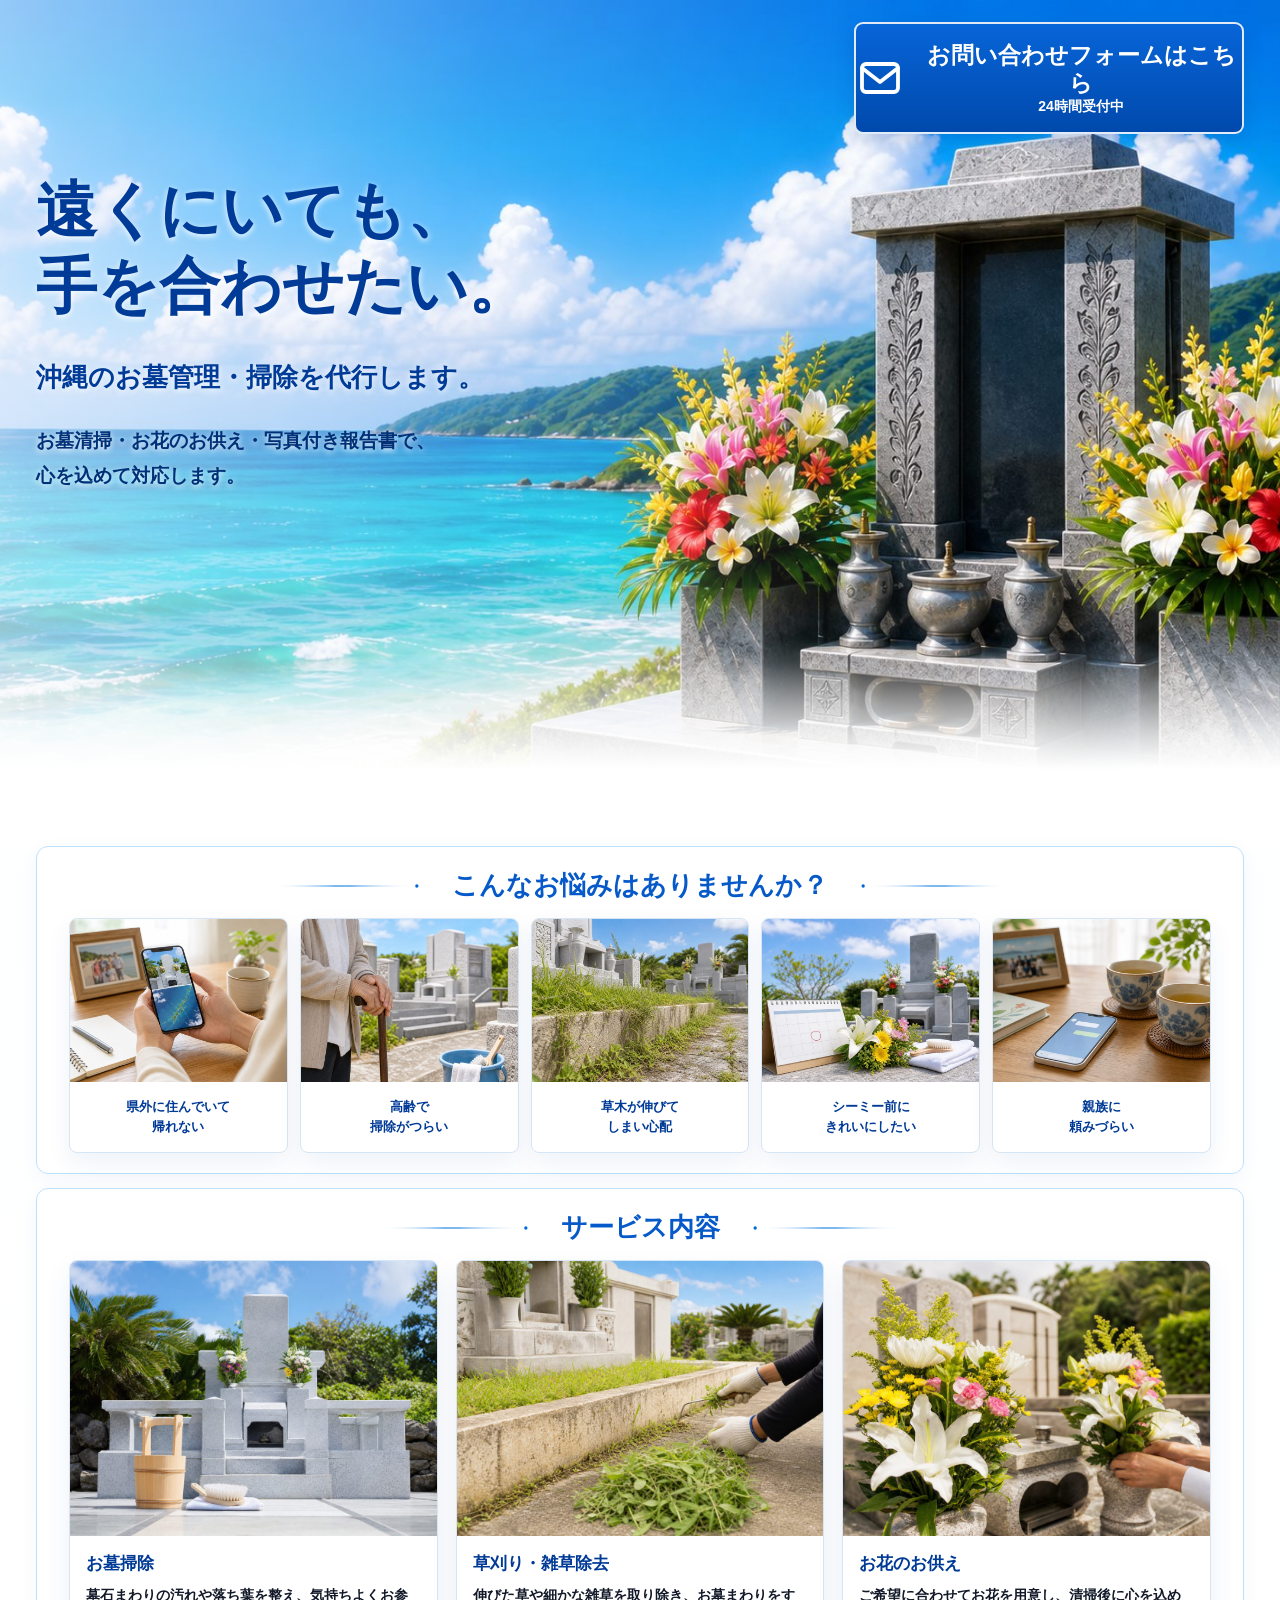
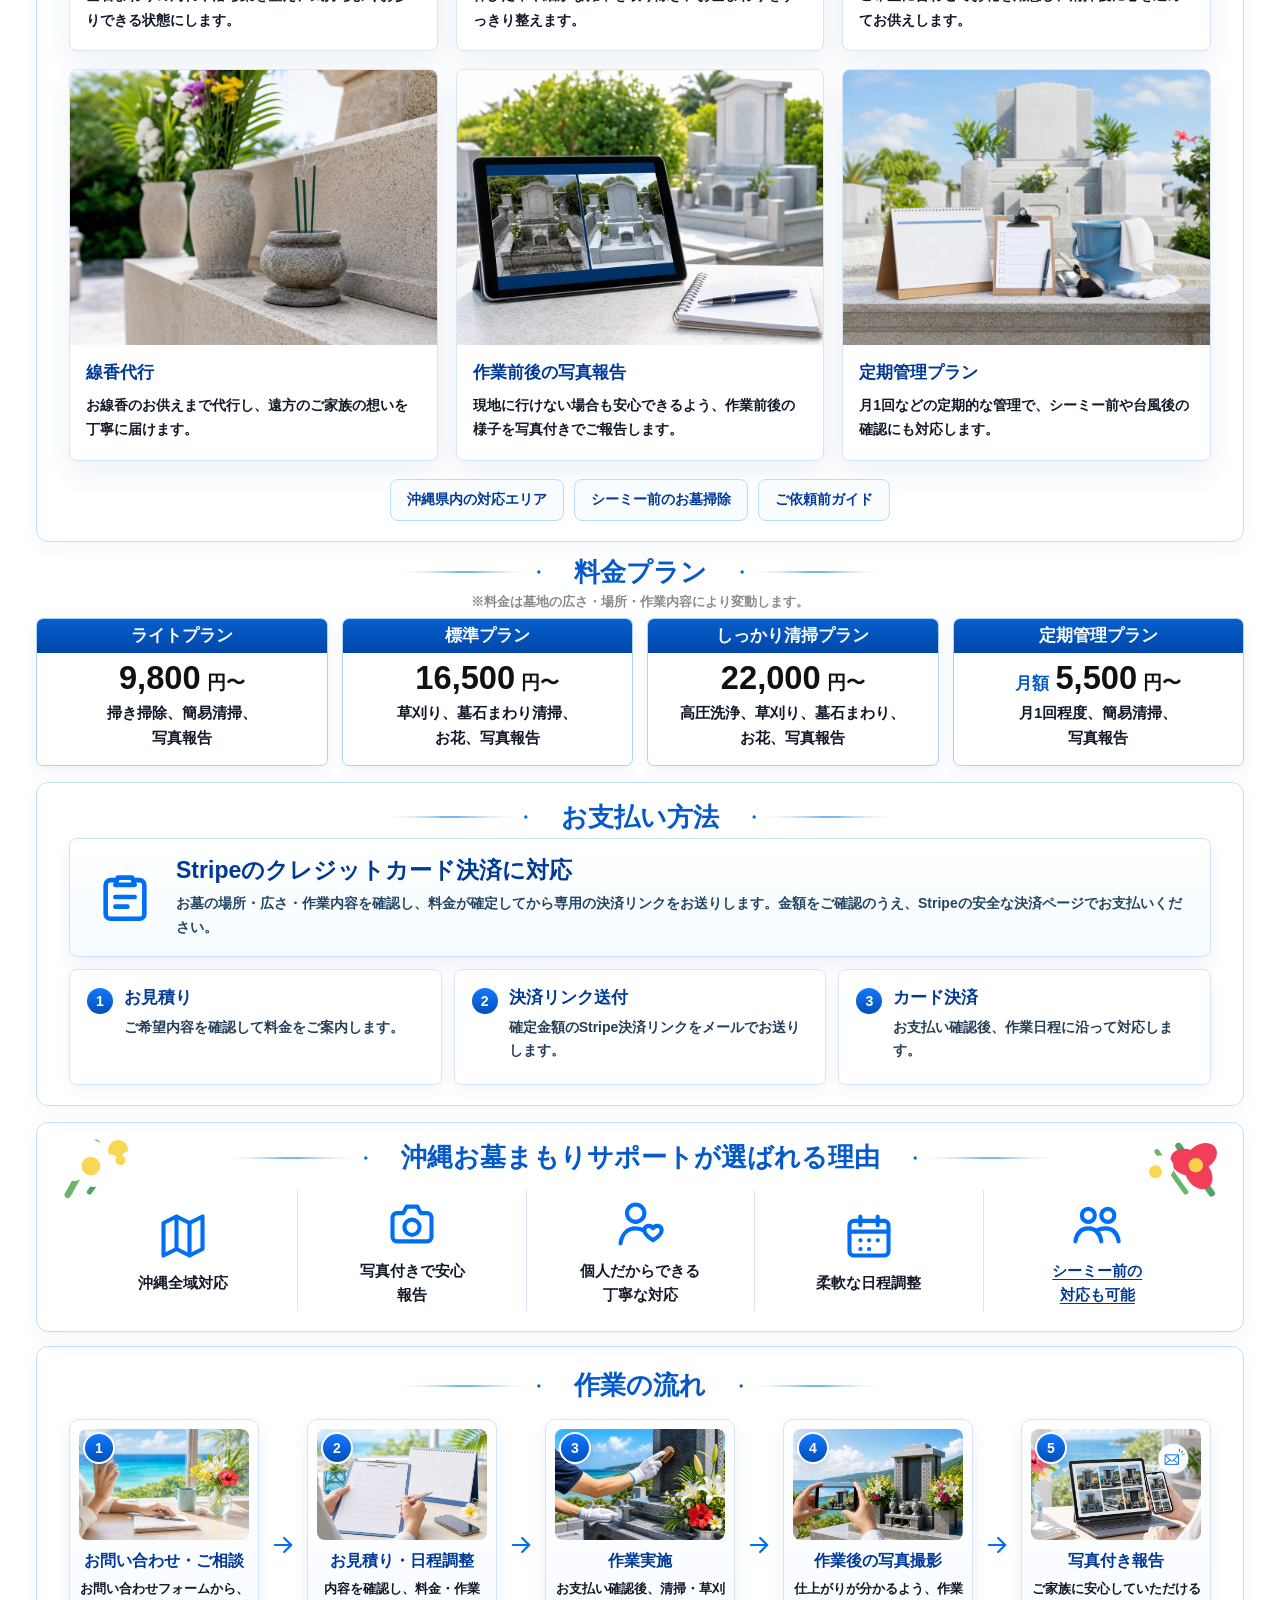
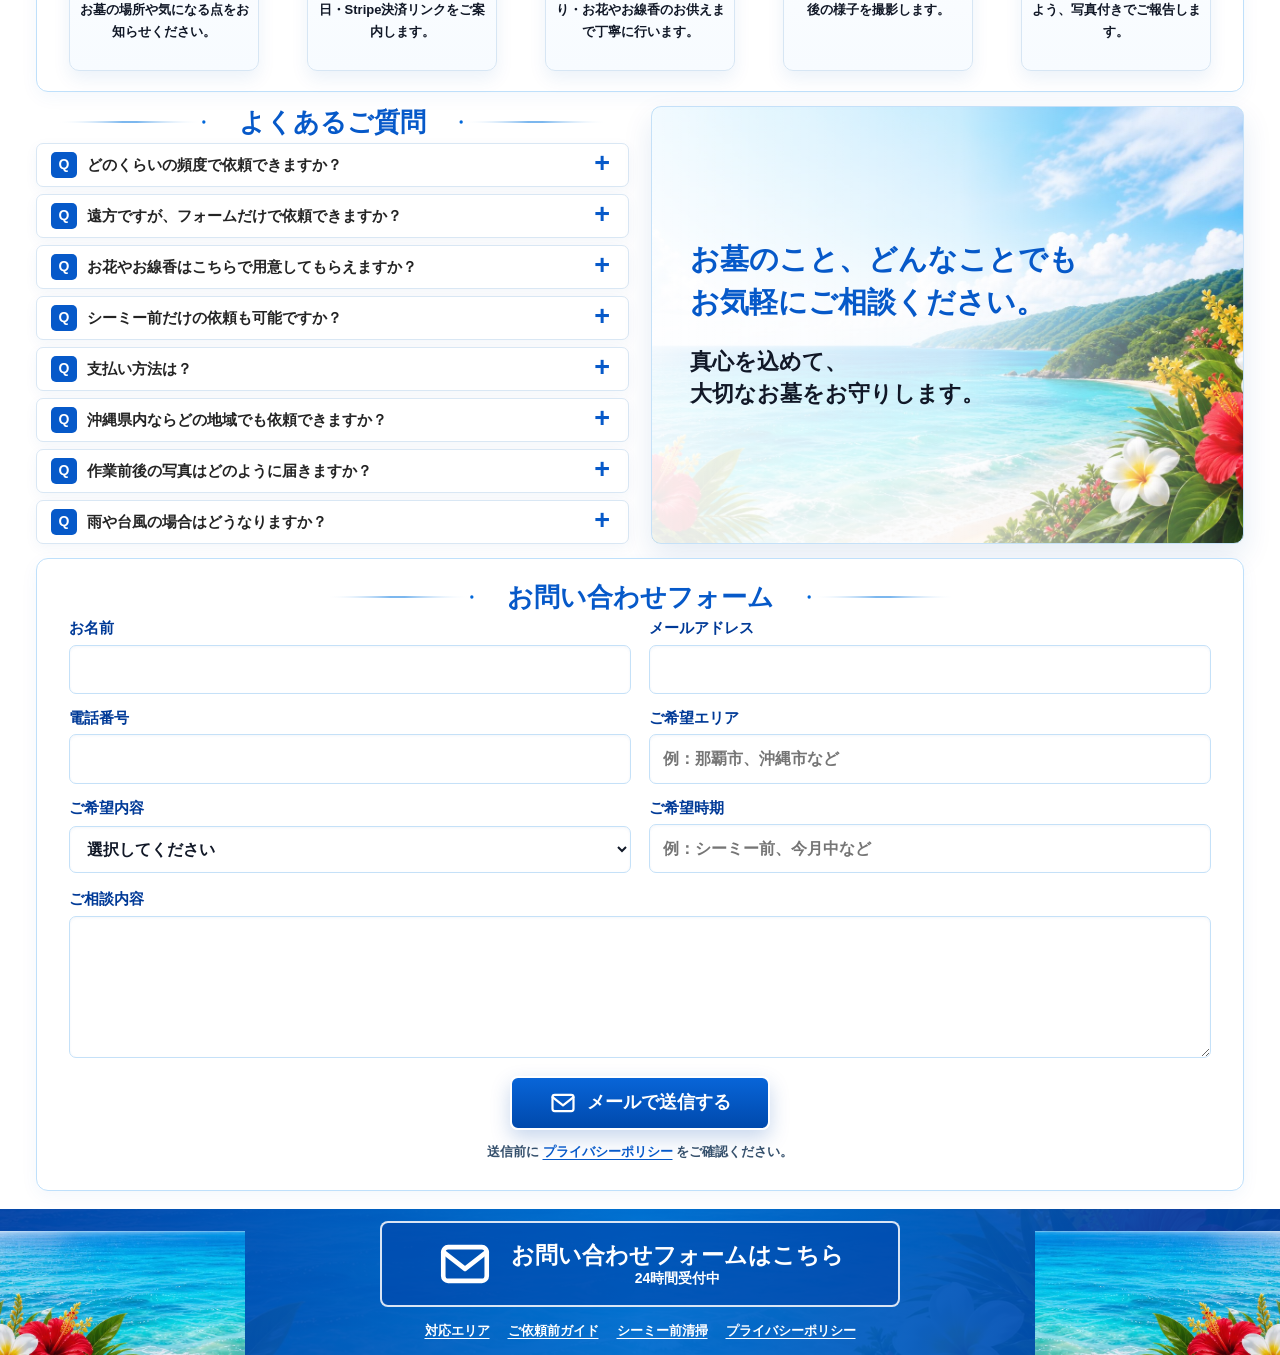
<file: index.html>
<!doctype html>
<html lang="ja">
  <head>
    <meta charset="utf-8">
    <meta name="viewport" content="width=device-width, initial-scale=1">
    <meta name="description" content="沖縄県内のお墓掃除・お墓清掃・お墓管理代行なら沖縄お墓まもりサポート。那覇市、浦添市、宜野湾市、沖縄市、うるま市などで草刈り、お花・お線香のお供え、写真付き報告、シーミー前清掃、定期管理に対応します。">
    <meta name="keywords" content="沖縄のお墓掃除,沖縄のお墓清掃,沖縄のお墓管理,墓参り代行 沖縄,那覇市 お墓掃除,浦添市 お墓掃除,宜野湾市 お墓掃除,沖縄市 お墓掃除,うるま市 お墓掃除,シーミー前 清掃,お花のお供え,写真付き報告,定期管理">
    <meta name="robots" content="index,follow,max-image-preview:large">
    <meta name="theme-color" content="#0659c9">
    <meta name="google-site-verification" content="g3qm3WI8N-qPYlgXqT0e49UScNgrvaZoYmMTZJv-dOM">
    <meta name="google-adsense-account" content="ca-pub-1561149688913458">
    <meta name="geo.region" content="JP-47">
    <meta name="geo.placename" content="沖縄県">
    <meta property="og:locale" content="ja_JP">
    <meta property="og:type" content="website">
    <meta property="og:url" content="https://aivia-ai.github.io/okinawa-grave-care-lp/">
    <meta property="og:site_name" content="沖縄お墓まもりサポート">
    <meta property="og:title" content="沖縄のお墓掃除・お墓管理代行｜沖縄お墓まもりサポート">
    <meta property="og:description" content="沖縄県内のお墓掃除・お墓清掃・お墓管理を代行。那覇市、浦添市、宜野湾市、沖縄市、うるま市などで草刈り、お花・お線香のお供え、写真付き報告、シーミー前清掃、定期管理まで対応します。">
    <meta property="og:image" content="https://aivia-ai.github.io/okinawa-grave-care-lp/assets/hero-okinawa-grave.png">
    <meta property="og:image:width" content="1672">
    <meta property="og:image:height" content="941">
    <meta property="og:image:alt" content="沖縄の海を背景にしたお墓掃除・お墓管理代行サービスのイメージ">
    <meta name="twitter:card" content="summary_large_image">
    <meta name="twitter:title" content="沖縄のお墓掃除・お墓管理代行｜沖縄お墓まもりサポート">
    <meta name="twitter:description" content="沖縄県内のお墓掃除・お墓清掃・お墓管理を代行。那覇市、浦添市、宜野湾市、沖縄市、うるま市などで草刈り、お花・お線香のお供え、写真付き報告、シーミー前清掃、定期管理まで対応します。">
    <meta name="twitter:image" content="https://aivia-ai.github.io/okinawa-grave-care-lp/assets/hero-okinawa-grave.png">
    <title>沖縄のお墓掃除・お墓管理代行｜沖縄お墓まもりサポート</title>
    <link rel="canonical" href="https://aivia-ai.github.io/okinawa-grave-care-lp/">
    <link rel="icon" href="assets/favicon.svg" type="image/svg+xml">
    <link rel="preload" as="image" href="assets/hero-okinawa-grave.jpg" fetchpriority="high">
    <link rel="stylesheet" href="styles.css">
    <script async src="https://pagead2.googlesyndication.com/pagead/js/adsbygoogle.js?client=ca-pub-1561149688913458" crossorigin="anonymous"></script>
    <script type="application/ld+json">
      {
        "@context": "https://schema.org",
        "@graph": [
          {
            "@type": "WebSite",
            "@id": "https://aivia-ai.github.io/okinawa-grave-care-lp/#website",
            "url": "https://aivia-ai.github.io/okinawa-grave-care-lp/",
            "name": "沖縄お墓まもりサポート",
            "inLanguage": "ja"
          },
          {
            "@type": "WebPage",
            "@id": "https://aivia-ai.github.io/okinawa-grave-care-lp/#webpage",
            "url": "https://aivia-ai.github.io/okinawa-grave-care-lp/",
            "name": "沖縄のお墓掃除・お墓管理代行｜沖縄お墓まもりサポート",
            "description": "沖縄県内のお墓掃除・お墓清掃・お墓管理代行。那覇市、浦添市、宜野湾市、沖縄市、うるま市などで草刈り、お花・お線香のお供え、写真付き報告、シーミー前清掃、定期管理まで対応します。",
            "isPartOf": {
              "@id": "https://aivia-ai.github.io/okinawa-grave-care-lp/#website"
            },
            "about": {
              "@id": "https://aivia-ai.github.io/okinawa-grave-care-lp/#business"
            },
            "primaryImageOfPage": {
              "@id": "https://aivia-ai.github.io/okinawa-grave-care-lp/#primaryimage"
            },
            "datePublished": "2026-05-28",
            "dateModified": "2026-05-30",
            "inLanguage": "ja"
          },
          {
            "@type": "ImageObject",
            "@id": "https://aivia-ai.github.io/okinawa-grave-care-lp/#primaryimage",
            "url": "https://aivia-ai.github.io/okinawa-grave-care-lp/assets/hero-okinawa-grave.png",
            "contentUrl": "https://aivia-ai.github.io/okinawa-grave-care-lp/assets/hero-okinawa-grave.png",
            "width": 1672,
            "height": 941,
            "caption": "沖縄のお墓掃除・お墓管理代行サービスのメインビジュアル"
          },
          {
            "@type": "LocalBusiness",
            "@id": "https://aivia-ai.github.io/okinawa-grave-care-lp/#business",
            "name": "沖縄お墓まもりサポート",
            "url": "https://aivia-ai.github.io/okinawa-grave-care-lp/",
            "description": "沖縄県内のお墓掃除・お墓清掃・お墓管理、お花・お線香のお供え、写真付き報告、定期管理に対応する代行サービスです。",
            "email": "wantmustcan@gmail.com",
            "image": "https://aivia-ai.github.io/okinawa-grave-care-lp/assets/hero-okinawa-grave.png",
            "priceRange": "¥5,500〜¥22,000",
            "paymentAccepted": "Stripe, Credit Card",
            "currenciesAccepted": "JPY",
            "areaServed": {
              "@type": "AdministrativeArea",
              "name": "沖縄県"
            },
            "availableLanguage": "ja",
            "knowsAbout": [
              "沖縄のお墓掃除",
              "お墓清掃",
              "お墓管理",
              "墓参り代行",
              "シーミー前清掃",
              "お花のお供え",
              "写真付き報告",
              "那覇市のお墓掃除",
              "浦添市のお墓掃除",
              "宜野湾市のお墓掃除",
              "沖縄市のお墓掃除",
              "うるま市のお墓掃除"
            ],
            "openingHoursSpecification": [
              {
                "@type": "OpeningHoursSpecification",
                "dayOfWeek": [
                  "Monday",
                  "Tuesday",
                  "Wednesday",
                  "Thursday",
                  "Friday",
                  "Saturday",
                  "Sunday"
                ],
                "opens": "09:00",
                "closes": "18:00"
              }
            ],
            "makesOffer": [
              {
                "@type": "Offer",
                "name": "ライトプラン",
                "description": "掃き掃除、簡易清掃、写真報告",
                "price": "9800",
                "priceCurrency": "JPY"
              },
              {
                "@type": "Offer",
                "name": "標準プラン",
                "description": "草刈り、墓石まわり清掃、お花、写真報告",
                "price": "16500",
                "priceCurrency": "JPY"
              },
              {
                "@type": "Offer",
                "name": "しっかり清掃プラン",
                "description": "高圧洗浄、草刈り、墓石まわり、お花、写真報告",
                "price": "22000",
                "priceCurrency": "JPY"
              },
              {
                "@type": "Offer",
                "name": "定期管理プラン",
                "description": "月1回程度の簡易清掃、写真報告",
                "price": "5500",
                "priceCurrency": "JPY",
                "billingDuration": "P1M"
              }
            ]
          },
          {
            "@type": "Service",
            "@id": "https://aivia-ai.github.io/okinawa-grave-care-lp/#service",
            "name": "沖縄のお墓掃除・お墓管理代行",
            "serviceType": "お墓掃除・お墓清掃・お墓管理代行",
            "description": "沖縄県内のお墓掃除、草刈り、お花・お線香のお供え、写真付き報告、定期管理に対応します。",
            "provider": {
              "@id": "https://aivia-ai.github.io/okinawa-grave-care-lp/#business"
            },
            "areaServed": {
              "@type": "AdministrativeArea",
              "name": "沖縄県"
            },
            "offers": [
              {
                "@type": "Offer",
                "name": "ライトプラン",
                "price": "9800",
                "priceCurrency": "JPY"
              },
              {
                "@type": "Offer",
                "name": "標準プラン",
                "price": "16500",
                "priceCurrency": "JPY"
              },
              {
                "@type": "Offer",
                "name": "しっかり清掃プラン",
                "price": "22000",
                "priceCurrency": "JPY"
              },
              {
                "@type": "Offer",
                "name": "定期管理プラン",
                "price": "5500",
                "priceCurrency": "JPY"
              }
            ]
          },
          {
            "@type": "FAQPage",
            "@id": "https://aivia-ai.github.io/okinawa-grave-care-lp/#faq",
            "mainEntity": [
              {
                "@type": "Question",
                "name": "どのくらいの頻度で依頼できますか？",
                "acceptedAnswer": {
                  "@type": "Answer",
                  "text": "単発のご依頼から、月1回程度の定期管理までご相談いただけます。"
                }
              },
              {
                "@type": "Question",
                "name": "遠方ですが、お問い合わせフォームだけで依頼できますか？",
                "acceptedAnswer": {
                  "@type": "Answer",
                  "text": "可能です。フォームから場所やご希望内容をお知らせいただければ、お見積りと作業後の写真報告まで対応します。"
                }
              },
              {
                "@type": "Question",
                "name": "お花やお線香はこちらで用意してもらえますか？",
                "acceptedAnswer": {
                  "@type": "Answer",
                  "text": "はい。ご希望に合わせてお花・お線香のお供え代行も承ります。"
                }
              },
              {
                "@type": "Question",
                "name": "シーミー前だけの依頼も可能ですか？",
                "acceptedAnswer": {
                  "@type": "Answer",
                  "text": "可能です。混み合いやすい時期のため、早めのご相談をおすすめします。"
                }
              },
              {
                "@type": "Question",
                "name": "支払い方法は？",
                "acceptedAnswer": {
                  "@type": "Answer",
                  "text": "お支払いはStripeの安全な決済ページを利用したクレジットカード決済に対応しております。ご依頼内容と料金の確認後、専用の決済リンクをご案内します。"
                }
              },
              {
                "@type": "Question",
                "name": "沖縄県内ならどの地域でも依頼できますか？",
                "acceptedAnswer": {
                  "@type": "Answer",
                  "text": "那覇市、浦添市、宜野湾市、沖縄市、うるま市など沖縄県内のご依頼を受け付けています。場所や現地状況により確認が必要な場合がありますので、まずはご希望エリアをお知らせください。"
                }
              },
              {
                "@type": "Question",
                "name": "作業前後の写真はどのように届きますか？",
                "acceptedAnswer": {
                  "@type": "Answer",
                  "text": "作業後に、お墓まわりの様子が分かる写真付き報告をメールでお送りします。遠方にお住まいのご家族にも確認しやすい形でご報告します。"
                }
              },
              {
                "@type": "Question",
                "name": "雨や台風の場合はどうなりますか？",
                "acceptedAnswer": {
                  "@type": "Answer",
                  "text": "天候不良や台風、現地状況により安全に作業できない場合は、日程変更をご相談します。無理な作業は行わず、状況に合わせて対応します。"
                }
              }
            ]
          },
          {
            "@type": "BreadcrumbList",
            "@id": "https://aivia-ai.github.io/okinawa-grave-care-lp/#breadcrumb",
            "itemListElement": [
              {
                "@type": "ListItem",
                "position": 1,
                "name": "沖縄お墓まもりサポート",
                "item": "https://aivia-ai.github.io/okinawa-grave-care-lp/"
              }
            ]
          }
        ]
      }
    </script>
  </head>
  <body>
    <main>
      <section class="hero" aria-labelledby="hero-title">
        <div class="hero-contact" aria-label="お問い合わせ">
          <a class="contact-card contact-card-mail" href="#contact-form">
            <span class="contact-icon ui-icon icon-mail" aria-hidden="true"></span>
            <span>
              <strong>お問い合わせフォームはこちら</strong>
              <em>24時間受付中</em>
            </span>
          </a>
        </div>

        <div class="hero-inner">
          <div class="hero-copy">
            <h1 id="hero-title">遠くにいても、<br>手を合わせたい。</h1>
            <p class="hero-lead">沖縄のお墓管理・掃除を代行します。</p>
            <p class="hero-sub">お墓清掃・お花のお供え・写真付き報告書で、<br>心を込めて対応します。</p>
          </div>
        </div>

      </section>

      <div class="content-wrap">
        <section class="panel worry-panel" aria-labelledby="worry-title">
          <h2 class="section-title" id="worry-title">こんなお悩みはありませんか？</h2>
          <div class="worry-photo-grid">
            <article class="worry-card">
              <img src="assets/worries/worry-remote.jpg" alt="遠方から沖縄のお墓について相談するイメージ" loading="lazy">
              <p>県外に住んでいて<br>帰れない</p>
            </article>
            <article class="worry-card">
              <img src="assets/worries/worry-elderly.jpg" alt="高齢でお墓掃除の負担を感じるイメージ" loading="lazy">
              <p>高齢で<br>掃除がつらい</p>
            </article>
            <article class="worry-card">
              <img src="assets/worries/worry-overgrown.jpg" alt="お墓まわりの草木が伸びて心配な様子" loading="lazy">
              <p>草木が伸びて<br>しまい心配</p>
            </article>
            <article class="worry-card">
              <img src="assets/worries/worry-shimi.jpg" alt="シーミー前にお墓をきれいに整えたいイメージ" loading="lazy">
              <p>シーミー前に<br>きれいにしたい</p>
            </article>
            <article class="worry-card">
              <img src="assets/worries/worry-family.jpg" alt="親族にお墓掃除を頼みづらい気持ちを表すイメージ" loading="lazy">
              <p>親族に<br>頼みづらい</p>
            </article>
          </div>
        </section>

        <section class="panel service-panel" id="services" aria-labelledby="services-title">
          <h2 class="section-title" id="services-title">サービス内容</h2>
          <div class="service-photo-grid">
            <article class="service-card">
              <img src="assets/services/service-cleaning.jpg" alt="清掃道具をそろえた沖縄のお墓掃除サービスのイメージ" loading="lazy">
              <div>
                <h3>お墓掃除</h3>
                <p>墓石まわりの汚れや落ち葉を整え、気持ちよくお参りできる状態にします。</p>
              </div>
            </article>
            <article class="service-card">
              <img src="assets/services/service-weeding.jpg" alt="沖縄のお墓まわりの雑草を丁寧に取り除く作業イメージ" loading="lazy">
              <div>
                <h3>草刈り・雑草除去</h3>
                <p>伸びた草や細かな雑草を取り除き、お墓まわりをすっきり整えます。</p>
              </div>
            </article>
            <article class="service-card">
              <img src="assets/services/service-flowers.jpg" alt="沖縄のお墓に新しい花をお供えするサービスのイメージ" loading="lazy">
              <div>
                <h3>お花のお供え</h3>
                <p>ご希望に合わせてお花を用意し、清掃後に心を込めてお供えします。</p>
              </div>
            </article>
            <article class="service-card">
              <img src="assets/services/service-incense.jpg" alt="沖縄のお墓で線香をお供えする代行サービスのイメージ" loading="lazy">
              <div>
                <h3>線香代行</h3>
                <p>お線香のお供えまで代行し、遠方のご家族の想いを丁寧に届けます。</p>
              </div>
            </article>
            <article class="service-card">
              <img src="assets/services/service-photo-report.jpg" alt="お墓掃除の作業前後を写真で報告するイメージ" loading="lazy">
              <div>
                <h3>作業前後の写真報告</h3>
                <p>現地に行けない場合も安心できるよう、作業前後の様子を写真付きでご報告します。</p>
              </div>
            </article>
            <article class="service-card">
              <img src="assets/services/service-regular-care.jpg" alt="お墓の定期管理に使う予定表と清掃道具のイメージ" loading="lazy">
              <div>
                <h3>定期管理プラン</h3>
                <p>月1回などの定期的な管理で、シーミー前や台風後の確認にも対応します。</p>
              </div>
            </article>
          </div>
          <nav class="support-link-row" aria-label="関連ページ">
            <a href="areas.html">沖縄県内の対応エリア</a>
            <a href="seimei.html">シーミー前のお墓掃除</a>
            <a href="guide.html">ご依頼前ガイド</a>
          </nav>
        </section>

        <section class="plans-section" id="plans" aria-labelledby="plans-title">
          <h2 class="section-title compact" id="plans-title">料金プラン</h2>
          <p class="price-note">※料金は墓地の広さ・場所・作業内容により変動します。</p>
          <div class="price-grid">
            <article class="price-card">
              <h3>ライトプラン</h3>
              <p class="price"><strong>9,800</strong>円〜</p>
              <p>掃き掃除、簡易清掃、<br>写真報告</p>
            </article>
            <article class="price-card">
              <h3>標準プラン</h3>
              <p class="price"><strong>16,500</strong>円〜</p>
              <p>草刈り、墓石まわり清掃、<br>お花、写真報告</p>
            </article>
            <article class="price-card featured">
              <h3>しっかり清掃プラン</h3>
              <p class="price"><strong>22,000</strong>円〜</p>
              <p>高圧洗浄、草刈り、墓石まわり、<br>お花、写真報告</p>
            </article>
            <article class="price-card">
              <h3>定期管理プラン</h3>
              <p class="price"><span>月額</span><strong>5,500</strong>円〜</p>
              <p>月1回程度、簡易清掃、<br>写真報告</p>
            </article>
          </div>
        </section>

        <section class="panel payment-panel" aria-labelledby="payment-title">
          <h2 class="section-title compact" id="payment-title">お支払い方法</h2>
          <div class="payment-lead">
            <span class="ui-icon icon-clipboard" aria-hidden="true"></span>
            <div>
              <h3>Stripeのクレジットカード決済に対応</h3>
              <p>お墓の場所・広さ・作業内容を確認し、料金が確定してから専用の決済リンクをお送りします。金額をご確認のうえ、Stripeの安全な決済ページでお支払いください。</p>
            </div>
          </div>
          <div class="payment-steps">
            <article>
              <b>1</b>
              <h3>お見積り</h3>
              <p>ご希望内容を確認して料金をご案内します。</p>
            </article>
            <article>
              <b>2</b>
              <h3>決済リンク送付</h3>
              <p>確定金額のStripe決済リンクをメールでお送りします。</p>
            </article>
            <article>
              <b>3</b>
              <h3>カード決済</h3>
              <p>お支払い確認後、作業日程に沿って対応します。</p>
            </article>
          </div>
        </section>

        <section class="panel reason-panel" aria-labelledby="reason-title">
          <h2 class="section-title" id="reason-title">沖縄お墓まもりサポートが選ばれる理由</h2>
          <span class="flower-corner flower-left" aria-hidden="true"></span>
          <span class="flower-corner flower-right" aria-hidden="true"></span>
          <div class="icon-grid five">
            <article class="icon-item">
              <span class="ui-icon icon-map" aria-hidden="true"></span>
              <p>沖縄全域対応</p>
            </article>
            <article class="icon-item">
              <span class="ui-icon icon-camera" aria-hidden="true"></span>
              <p>写真付きで安心<br>報告</p>
            </article>
            <article class="icon-item">
              <span class="ui-icon icon-person-heart" aria-hidden="true"></span>
              <p>個人だからできる<br>丁寧な対応</p>
            </article>
            <article class="icon-item">
              <span class="ui-icon icon-calendar" aria-hidden="true"></span>
              <p>柔軟な日程調整</p>
            </article>
            <article class="icon-item">
              <span class="ui-icon icon-group" aria-hidden="true"></span>
              <p><a class="text-link" href="seimei.html">シーミー前の<br>対応も可能</a></p>
            </article>
          </div>
        </section>

        <section class="panel flow-panel" aria-labelledby="flow-title">
          <h2 class="section-title" id="flow-title">作業の流れ</h2>
          <div class="flow-list">
            <article class="flow-step">
              <b>1</b>
              <img src="assets/flow/flow-01-consultation.jpg" alt="" loading="lazy">
              <h3>お問い合わせ・ご相談</h3>
              <p>お問い合わせフォームから、お墓の場所や気になる点をお知らせください。</p>
            </article>
            <span class="flow-arrow ui-icon icon-arrow" aria-hidden="true"></span>
            <article class="flow-step">
              <b>2</b>
              <img src="assets/flow/flow-02-estimate.jpg" alt="" loading="lazy">
              <h3>お見積り・日程調整</h3>
              <p>内容を確認し、料金・作業日・Stripe決済リンクをご案内します。</p>
            </article>
            <span class="flow-arrow ui-icon icon-arrow" aria-hidden="true"></span>
            <article class="flow-step">
              <b>3</b>
              <img src="assets/flow/flow-03-cleaning.jpg" alt="" loading="lazy">
              <h3>作業実施</h3>
              <p>お支払い確認後、清掃・草刈り・お花やお線香のお供えまで丁寧に行います。</p>
            </article>
            <span class="flow-arrow ui-icon icon-arrow" aria-hidden="true"></span>
            <article class="flow-step">
              <b>4</b>
              <img src="assets/flow/flow-04-photo.jpg" alt="" loading="lazy">
              <h3>作業後の写真撮影</h3>
              <p>仕上がりが分かるよう、作業後の様子を撮影します。</p>
            </article>
            <span class="flow-arrow ui-icon icon-arrow" aria-hidden="true"></span>
            <article class="flow-step">
              <b>5</b>
              <img src="assets/flow/flow-05-report.jpg" alt="" loading="lazy">
              <h3>写真付き報告</h3>
              <p>ご家族に安心していただけるよう、写真付きでご報告します。</p>
            </article>
          </div>
        </section>

        <section class="faq-cta-grid" id="contact" aria-label="お問い合わせとよくあるご質問">
          <div class="faq-block" id="faq">
            <h2 class="section-title compact">よくあるご質問</h2>
            <div class="faq-list">
              <details>
                <summary><span>Q</span>どのくらいの頻度で依頼できますか？</summary>
                <p>単発のご依頼から、月1回程度の定期管理までご相談いただけます。</p>
              </details>
              <details>
                <summary><span>Q</span>遠方ですが、フォームだけで依頼できますか？</summary>
                <p>可能です。フォームから場所やご希望内容をお知らせいただければ、お見積りと作業後の写真報告まで対応します。</p>
              </details>
              <details>
                <summary><span>Q</span>お花やお線香はこちらで用意してもらえますか？</summary>
                <p>はい。ご希望に合わせてお花・お線香のお供え代行も承ります。</p>
              </details>
              <details>
                <summary><span>Q</span>シーミー前だけの依頼も可能ですか？</summary>
                <p>可能です。混み合いやすい時期のため、早めのご相談をおすすめします。詳しくは <a href="seimei.html">シーミー前のお墓掃除</a> をご確認ください。</p>
              </details>
              <details>
                <summary><span>Q</span>支払い方法は？</summary>
                <p>お支払いはStripeの安全な決済ページを利用したクレジットカード決済に対応しております。ご依頼内容と料金の確認後、専用の決済リンクをご案内します。</p>
              </details>
              <details>
                <summary><span>Q</span>沖縄県内ならどの地域でも依頼できますか？</summary>
                <p>那覇市、浦添市、宜野湾市、沖縄市、うるま市など沖縄県内のご依頼を受け付けています。場所や現地状況により確認が必要な場合がありますので、まずはご希望エリアをお知らせください。</p>
              </details>
              <details>
                <summary><span>Q</span>作業前後の写真はどのように届きますか？</summary>
                <p>作業後に、お墓まわりの様子が分かる写真付き報告をメールでお送りします。遠方にお住まいのご家族にも確認しやすい形でご報告します。</p>
              </details>
              <details>
                <summary><span>Q</span>雨や台風の場合はどうなりますか？</summary>
                <p>天候不良や台風、現地状況により安全に作業できない場合は、日程変更をご相談します。無理な作業は行わず、状況に合わせて対応します。</p>
              </details>
            </div>
          </div>

          <aside class="image-cta">
            <div>
              <h2>お墓のこと、どんなことでも<br>お気軽にご相談ください。</h2>
              <p>真心を込めて、<br>大切なお墓をお守りします。</p>
            </div>
          </aside>
        </section>

        <section class="panel contact-form-panel" id="contact-form" aria-labelledby="contact-form-title">
          <h2 class="section-title compact" id="contact-form-title">お問い合わせフォーム</h2>
          <form class="contact-form" id="mail-contact-form" action="https://formsubmit.co/ajax/8559e104b4b4b6b7f479dc52301e9938" method="post">
            <input type="hidden" name="_subject" value="【お問い合わせ】沖縄お墓まもりサポート">
            <input type="hidden" name="_template" value="table">
            <input type="hidden" name="_captcha" value="false">
            <input type="hidden" name="送信先メール" value="wantmustcan@gmail.com">
            <input class="hidden-field" type="text" name="_honey" tabindex="-1" autocomplete="off" aria-hidden="true">
            <div class="form-grid">
              <label>
                <span>お名前</span>
                <input type="text" name="お名前" autocomplete="name" required>
              </label>
              <label>
                <span>メールアドレス</span>
                <input type="email" name="email" autocomplete="email" required>
              </label>
              <label>
                <span>電話番号</span>
                <input type="tel" name="電話番号" autocomplete="tel" inputmode="tel">
              </label>
              <label>
                <span>ご希望エリア</span>
                <input type="text" name="ご希望エリア" placeholder="例：那覇市、沖縄市など">
              </label>
              <label>
                <span>ご希望内容</span>
                <select name="ご希望内容" required>
                  <option value="">選択してください</option>
                  <option value="お墓掃除">お墓掃除</option>
                  <option value="草刈り・雑草除去">草刈り・雑草除去</option>
                  <option value="お花のお供え">お花のお供え</option>
                  <option value="写真付き報告">写真付き報告</option>
                  <option value="定期管理">定期管理</option>
                  <option value="その他">その他</option>
                </select>
              </label>
              <label>
                <span>ご希望時期</span>
                <input type="text" name="ご希望時期" placeholder="例：シーミー前、今月中など">
              </label>
            </div>
            <label class="full">
              <span>ご相談内容</span>
              <textarea name="ご相談内容" rows="5" required></textarea>
            </label>
            <div class="form-actions">
              <button type="submit">
                <span class="ui-icon icon-mail" aria-hidden="true"></span>
                メールで送信する
              </button>
            </div>
            <p class="form-privacy">送信前に <a href="privacy.html" target="_blank" rel="noopener">プライバシーポリシー</a> をご確認ください。</p>
            <div class="form-status form-status-success" id="form-success" role="status" hidden>
              <strong>お問い合わせありがとうございます。</strong>
              <span>内容を確認のうえ、折り返しご連絡いたします。</span>
            </div>
            <div class="form-status form-status-error" id="form-error" role="alert" hidden>
              <strong>送信できませんでした。</strong>
              <span>時間をおいて再度お試しいただくか、フォーム内容をご確認ください。</span>
            </div>
          </form>
        </section>
      </div>
    </main>

    <footer class="footer-contact" aria-label="フッターお問い合わせ">
      <div class="footer-inner">
        <a class="footer-mail" href="#contact-form">
          <span class="ui-icon icon-mail" aria-hidden="true"></span>
          <span>
            <strong>お問い合わせフォームはこちら</strong>
            <em>24時間受付中</em>
          </span>
        </a>
      </div>
        <!-- legal-links:start -->
        <nav class="legal-links" aria-label="法的情報">
          <a href="areas.html">対応エリア</a>
          <a href="guide.html">ご依頼前ガイド</a>
          <a href="seimei.html">シーミー前清掃</a>
          <a href="privacy.html">プライバシーポリシー</a>
        </nav>
        <!-- legal-links:end -->
    </footer>
    <script src="scripts.js"></script>
  </body>
</html>
</file>
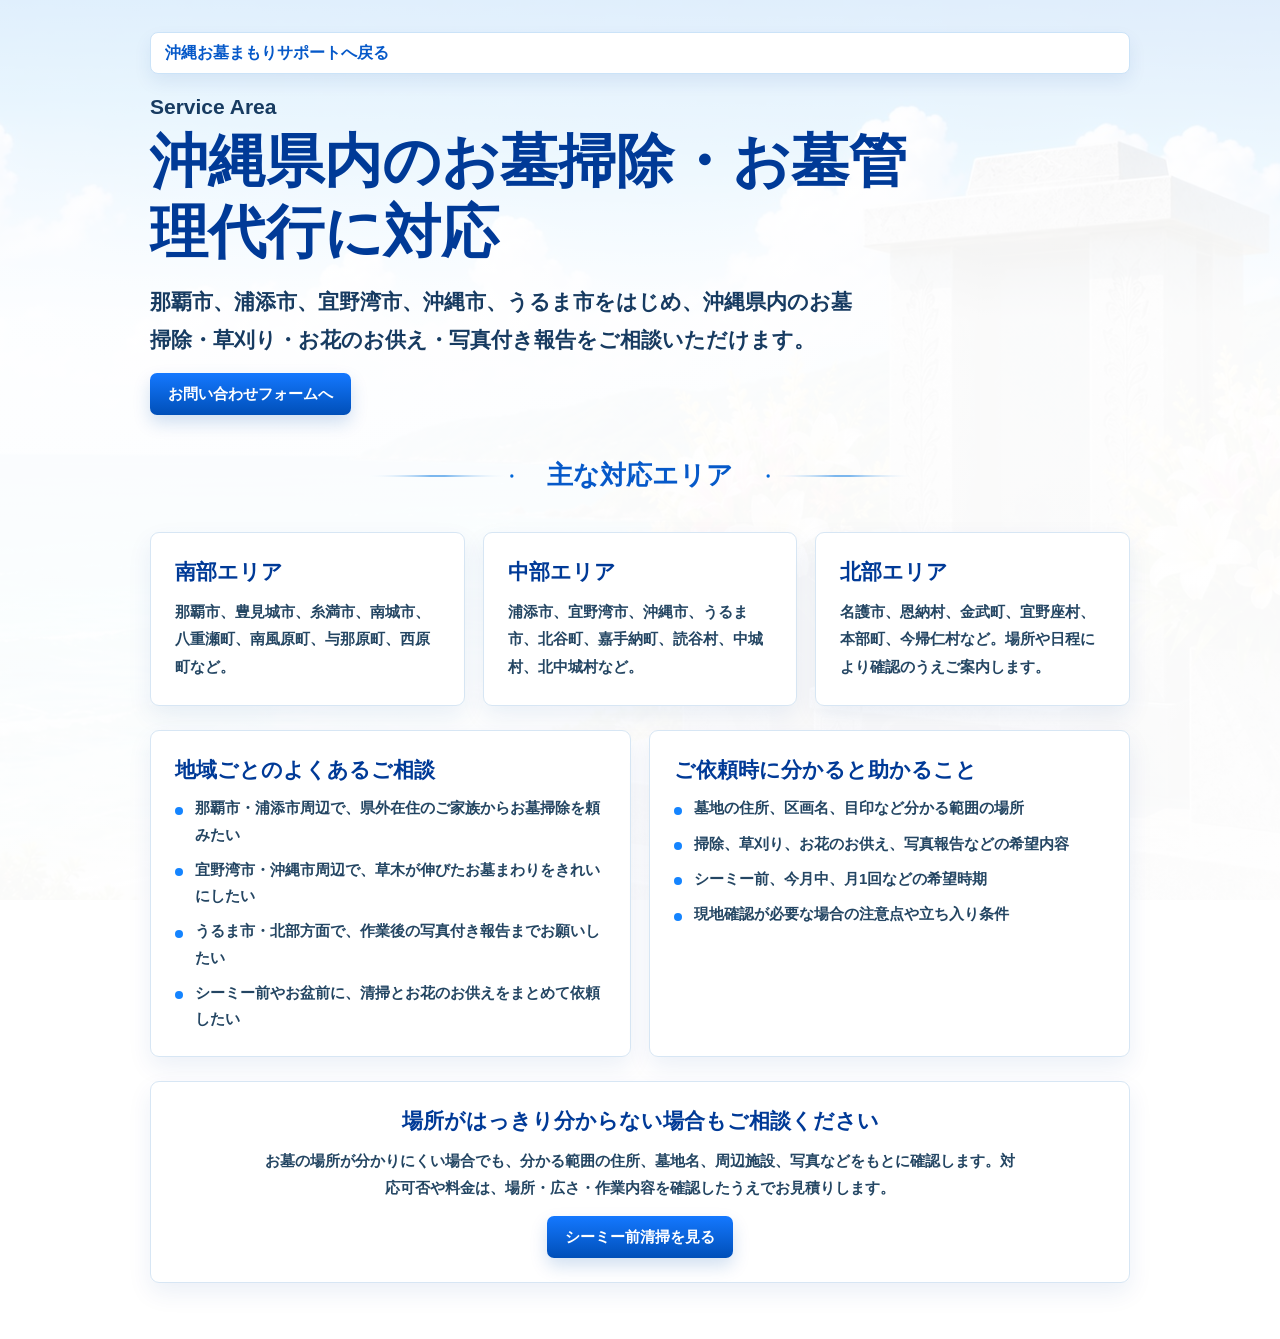
<file: areas.html>
<!doctype html>
<html lang="ja">
  <head>
    <meta charset="utf-8">
    <meta name="viewport" content="width=device-width, initial-scale=1">
    <meta name="description" content="沖縄お墓まもりサポートの対応エリア案内。那覇市、浦添市、宜野湾市、沖縄市、うるま市など沖縄県内のお墓掃除・お墓清掃・お墓管理代行をご相談ください。">
    <meta name="robots" content="index,follow,max-image-preview:large">
    <meta name="theme-color" content="#0659c9">
    <meta name="google-site-verification" content="g3qm3WI8N-qPYlgXqT0e49UScNgrvaZoYmMTZJv-dOM">
    <meta name="google-adsense-account" content="ca-pub-1561149688913458">
    <meta property="og:locale" content="ja_JP">
    <meta property="og:type" content="website">
    <meta property="og:url" content="https://aivia-ai.github.io/okinawa-grave-care-lp/areas.html">
    <meta property="og:site_name" content="沖縄お墓まもりサポート">
    <meta property="og:title" content="対応エリア｜沖縄のお墓掃除・お墓管理代行">
    <meta property="og:description" content="那覇市、浦添市、宜野湾市、沖縄市、うるま市など沖縄県内のお墓掃除・お墓清掃・お墓管理代行をご相談ください。">
    <meta property="og:image" content="https://aivia-ai.github.io/okinawa-grave-care-lp/assets/hero-okinawa-grave.png">
    <meta property="og:image:alt" content="沖縄の海とお墓管理代行サービスのイメージ">
    <meta name="twitter:card" content="summary_large_image">
    <title>対応エリア｜沖縄のお墓掃除・お墓管理代行</title>
    <link rel="canonical" href="https://aivia-ai.github.io/okinawa-grave-care-lp/areas.html">
    <link rel="icon" href="assets/favicon.svg" type="image/svg+xml">
    <link rel="stylesheet" href="styles.css">
    <script async src="https://pagead2.googlesyndication.com/pagead/js/adsbygoogle.js?client=ca-pub-1561149688913458" crossorigin="anonymous"></script>
    <script type="application/ld+json">
      {
        "@context": "https://schema.org",
        "@graph": [
          {
            "@type": "WebPage",
            "@id": "https://aivia-ai.github.io/okinawa-grave-care-lp/areas.html#webpage",
            "url": "https://aivia-ai.github.io/okinawa-grave-care-lp/areas.html",
            "name": "対応エリア｜沖縄のお墓掃除・お墓管理代行",
            "description": "沖縄お墓まもりサポートの対応エリア案内。那覇市、浦添市、宜野湾市、沖縄市、うるま市など沖縄県内のお墓掃除・お墓清掃・お墓管理代行をご相談ください。",
            "isPartOf": {
              "@id": "https://aivia-ai.github.io/okinawa-grave-care-lp/#website"
            },
            "datePublished": "2026-05-29",
            "dateModified": "2026-05-30",
            "inLanguage": "ja"
          },
          {
            "@type": "BreadcrumbList",
            "@id": "https://aivia-ai.github.io/okinawa-grave-care-lp/areas.html#breadcrumb",
            "itemListElement": [
              {
                "@type": "ListItem",
                "position": 1,
                "name": "沖縄お墓まもりサポート",
                "item": "https://aivia-ai.github.io/okinawa-grave-care-lp/"
              },
              {
                "@type": "ListItem",
                "position": 2,
                "name": "対応エリア",
                "item": "https://aivia-ai.github.io/okinawa-grave-care-lp/areas.html"
              }
            ]
          }
        ]
      }
    </script>
  </head>
  <body class="area-page">
    <main>
      <section class="area-hero">
        <a class="policy-back" href="./">沖縄お墓まもりサポートへ戻る</a>
        <div>
          <p class="area-eyebrow">Service Area</p>
          <h1>沖縄県内のお墓掃除・お墓管理代行に対応</h1>
          <p>那覇市、浦添市、宜野湾市、沖縄市、うるま市をはじめ、沖縄県内のお墓掃除・草刈り・お花のお供え・写真付き報告をご相談いただけます。</p>
          <a class="area-primary-link" href="./#contact-form">お問い合わせフォームへ</a>
        </div>
      </section>

      <section class="area-main" aria-labelledby="areas-heading">
        <h2 class="section-title" id="areas-heading">主な対応エリア</h2>
        <div class="area-card-grid">
          <article>
            <h3>南部エリア</h3>
            <p>那覇市、豊見城市、糸満市、南城市、八重瀬町、南風原町、与那原町、西原町など。</p>
          </article>
          <article>
            <h3>中部エリア</h3>
            <p>浦添市、宜野湾市、沖縄市、うるま市、北谷町、嘉手納町、読谷村、中城村、北中城村など。</p>
          </article>
          <article>
            <h3>北部エリア</h3>
            <p>名護市、恩納村、金武町、宜野座村、本部町、今帰仁村など。場所や日程により確認のうえご案内します。</p>
          </article>
        </div>

        <div class="area-detail-grid">
          <section>
            <h2>地域ごとのよくあるご相談</h2>
            <ul class="local-list">
              <li>那覇市・浦添市周辺で、県外在住のご家族からお墓掃除を頼みたい</li>
              <li>宜野湾市・沖縄市周辺で、草木が伸びたお墓まわりをきれいにしたい</li>
              <li>うるま市・北部方面で、作業後の写真付き報告までお願いしたい</li>
              <li>シーミー前やお盆前に、清掃とお花のお供えをまとめて依頼したい</li>
            </ul>
          </section>
          <section>
            <h2>ご依頼時に分かると助かること</h2>
            <ul class="local-list">
              <li>墓地の住所、区画名、目印など分かる範囲の場所</li>
              <li>掃除、草刈り、お花のお供え、写真報告などの希望内容</li>
              <li>シーミー前、今月中、月1回などの希望時期</li>
              <li>現地確認が必要な場合の注意点や立ち入り条件</li>
            </ul>
          </section>
        </div>

        <section class="area-note">
          <h2>場所がはっきり分からない場合もご相談ください</h2>
          <p>お墓の場所が分かりにくい場合でも、分かる範囲の住所、墓地名、周辺施設、写真などをもとに確認します。対応可否や料金は、場所・広さ・作業内容を確認したうえでお見積りします。</p>
          <a class="area-primary-link" href="seimei.html">シーミー前清掃を見る</a>
        </section>
      </section>
    </main>
  </body>
</html>
</file>
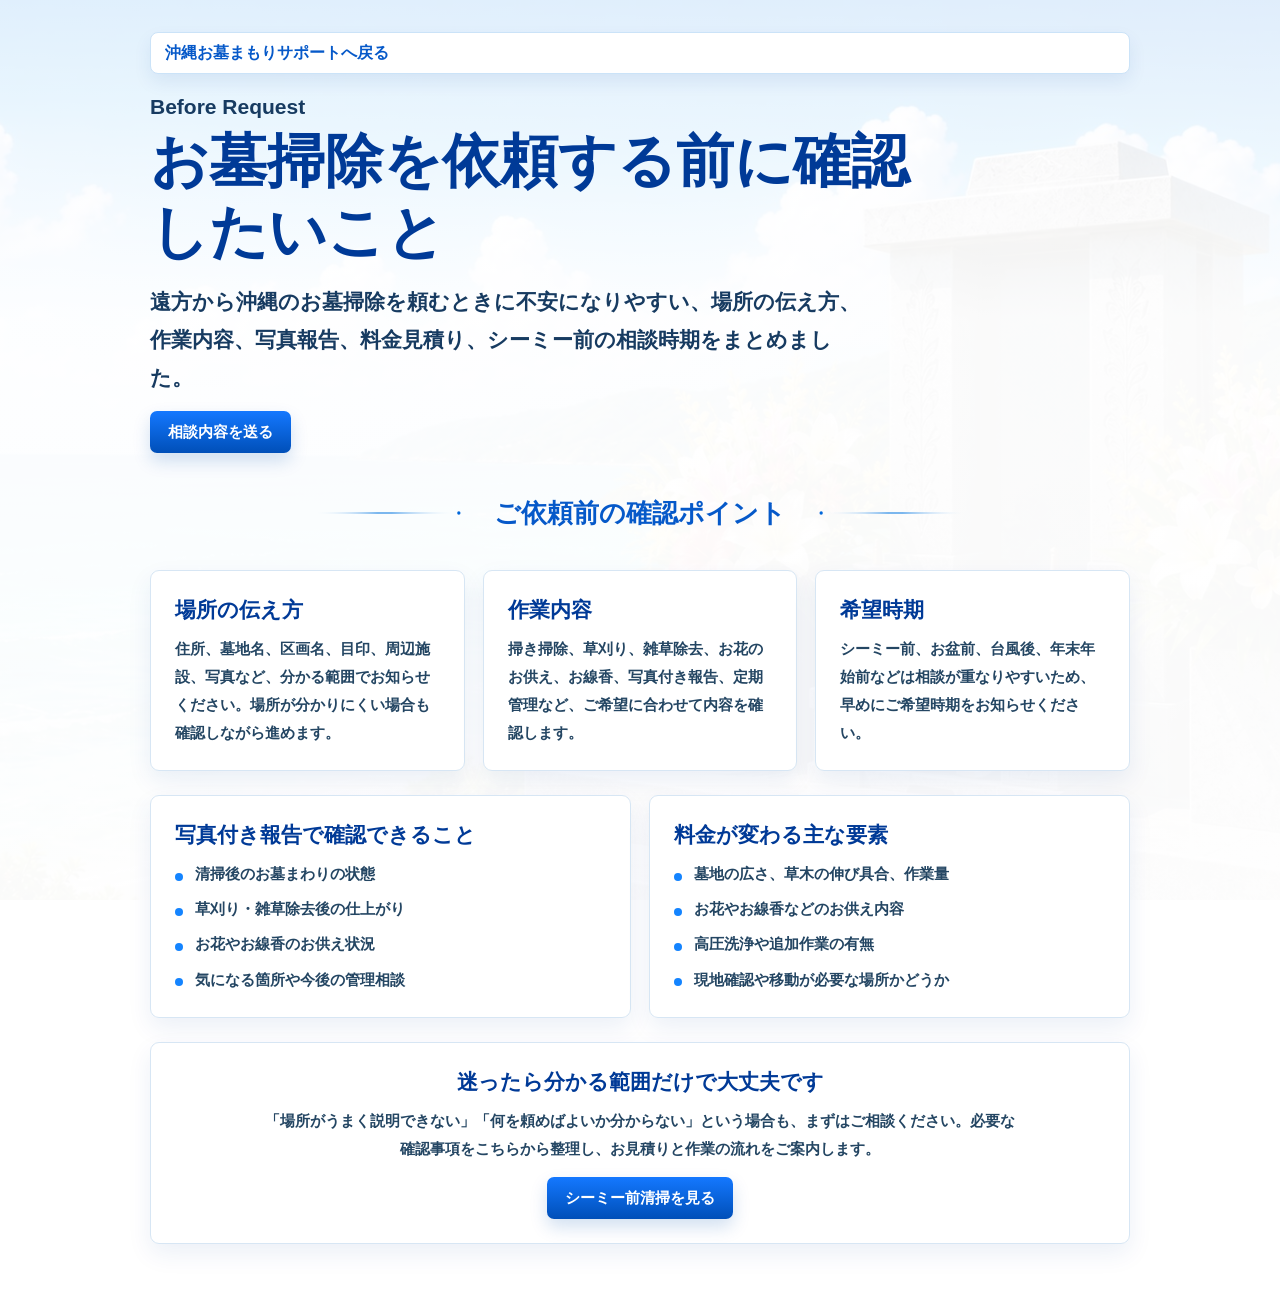
<file: guide.html>
<!doctype html>
<html lang="ja">
  <head>
    <meta charset="utf-8">
    <meta name="viewport" content="width=device-width, initial-scale=1">
    <meta name="description" content="沖縄のお墓掃除・お墓管理代行を依頼する前に確認したいこと。場所の伝え方、作業内容、写真付き報告、料金見積り、シーミー前の依頼時期をまとめました。">
    <meta name="robots" content="index,follow,max-image-preview:large">
    <meta name="theme-color" content="#0659c9">
    <meta name="google-site-verification" content="g3qm3WI8N-qPYlgXqT0e49UScNgrvaZoYmMTZJv-dOM">
    <meta name="google-adsense-account" content="ca-pub-1561149688913458">
    <meta property="og:locale" content="ja_JP">
    <meta property="og:type" content="article">
    <meta property="og:url" content="https://aivia-ai.github.io/okinawa-grave-care-lp/guide.html">
    <meta property="og:site_name" content="沖縄お墓まもりサポート">
    <meta property="og:title" content="ご依頼前ガイド｜沖縄のお墓掃除・お墓管理代行">
    <meta property="og:description" content="お墓掃除・草刈り・お花のお供え・写真付き報告を依頼する前に確認したいポイントをまとめました。">
    <meta property="og:image" content="https://aivia-ai.github.io/okinawa-grave-care-lp/assets/hero-okinawa-grave.png">
    <meta property="og:image:alt" content="沖縄のお墓掃除・お墓管理代行のご依頼前ガイド">
    <meta name="twitter:card" content="summary_large_image">
    <title>ご依頼前ガイド｜沖縄のお墓掃除・お墓管理代行</title>
    <link rel="canonical" href="https://aivia-ai.github.io/okinawa-grave-care-lp/guide.html">
    <link rel="icon" href="assets/favicon.svg" type="image/svg+xml">
    <link rel="stylesheet" href="styles.css">
    <script async src="https://pagead2.googlesyndication.com/pagead/js/adsbygoogle.js?client=ca-pub-1561149688913458" crossorigin="anonymous"></script>
    <script type="application/ld+json">
      {
        "@context": "https://schema.org",
        "@graph": [
          {
            "@type": "Article",
            "@id": "https://aivia-ai.github.io/okinawa-grave-care-lp/guide.html#article",
            "headline": "沖縄のお墓掃除・お墓管理代行 ご依頼前ガイド",
            "description": "沖縄のお墓掃除・お墓管理代行を依頼する前に確認したいこと。場所の伝え方、作業内容、写真付き報告、料金見積り、シーミー前の依頼時期をまとめました。",
            "author": {
              "@type": "Organization",
              "name": "沖縄お墓まもりサポート"
            },
            "publisher": {
              "@type": "Organization",
              "name": "沖縄お墓まもりサポート"
            },
            "mainEntityOfPage": {
              "@id": "https://aivia-ai.github.io/okinawa-grave-care-lp/guide.html#webpage"
            },
            "image": "https://aivia-ai.github.io/okinawa-grave-care-lp/assets/hero-okinawa-grave.png",
            "datePublished": "2026-05-29",
            "dateModified": "2026-05-30",
            "inLanguage": "ja"
          },
          {
            "@type": "WebPage",
            "@id": "https://aivia-ai.github.io/okinawa-grave-care-lp/guide.html#webpage",
            "url": "https://aivia-ai.github.io/okinawa-grave-care-lp/guide.html",
            "name": "ご依頼前ガイド｜沖縄のお墓掃除・お墓管理代行",
            "isPartOf": {
              "@id": "https://aivia-ai.github.io/okinawa-grave-care-lp/#website"
            },
            "inLanguage": "ja"
          },
          {
            "@type": "BreadcrumbList",
            "@id": "https://aivia-ai.github.io/okinawa-grave-care-lp/guide.html#breadcrumb",
            "itemListElement": [
              {
                "@type": "ListItem",
                "position": 1,
                "name": "沖縄お墓まもりサポート",
                "item": "https://aivia-ai.github.io/okinawa-grave-care-lp/"
              },
              {
                "@type": "ListItem",
                "position": 2,
                "name": "ご依頼前ガイド",
                "item": "https://aivia-ai.github.io/okinawa-grave-care-lp/guide.html"
              }
            ]
          }
        ]
      }
    </script>
  </head>
  <body class="area-page">
    <main>
      <section class="area-hero">
        <a class="policy-back" href="./">沖縄お墓まもりサポートへ戻る</a>
        <div>
          <p class="area-eyebrow">Before Request</p>
          <h1>お墓掃除を依頼する前に確認したいこと</h1>
          <p>遠方から沖縄のお墓掃除を頼むときに不安になりやすい、場所の伝え方、作業内容、写真報告、料金見積り、シーミー前の相談時期をまとめました。</p>
          <a class="area-primary-link" href="./#contact-form">相談内容を送る</a>
        </div>
      </section>

      <section class="area-main" aria-labelledby="guide-heading">
        <h2 class="section-title" id="guide-heading">ご依頼前の確認ポイント</h2>
        <div class="area-card-grid">
          <article>
            <h3>場所の伝え方</h3>
            <p>住所、墓地名、区画名、目印、周辺施設、写真など、分かる範囲でお知らせください。場所が分かりにくい場合も確認しながら進めます。</p>
          </article>
          <article>
            <h3>作業内容</h3>
            <p>掃き掃除、草刈り、雑草除去、お花のお供え、お線香、写真付き報告、定期管理など、ご希望に合わせて内容を確認します。</p>
          </article>
          <article>
            <h3>希望時期</h3>
            <p>シーミー前、お盆前、台風後、年末年始前などは相談が重なりやすいため、早めにご希望時期をお知らせください。</p>
          </article>
        </div>

        <div class="area-detail-grid">
          <section>
            <h2>写真付き報告で確認できること</h2>
            <ul class="local-list">
              <li>清掃後のお墓まわりの状態</li>
              <li>草刈り・雑草除去後の仕上がり</li>
              <li>お花やお線香のお供え状況</li>
              <li>気になる箇所や今後の管理相談</li>
            </ul>
          </section>
          <section>
            <h2>料金が変わる主な要素</h2>
            <ul class="local-list">
              <li>墓地の広さ、草木の伸び具合、作業量</li>
              <li>お花やお線香などのお供え内容</li>
              <li>高圧洗浄や追加作業の有無</li>
              <li>現地確認や移動が必要な場所かどうか</li>
            </ul>
          </section>
        </div>

        <section class="area-note">
          <h2>迷ったら分かる範囲だけで大丈夫です</h2>
          <p>「場所がうまく説明できない」「何を頼めばよいか分からない」という場合も、まずはご相談ください。必要な確認事項をこちらから整理し、お見積りと作業の流れをご案内します。</p>
          <a class="area-primary-link" href="seimei.html">シーミー前清掃を見る</a>
        </section>
      </section>
    </main>
  </body>
</html>
</file>
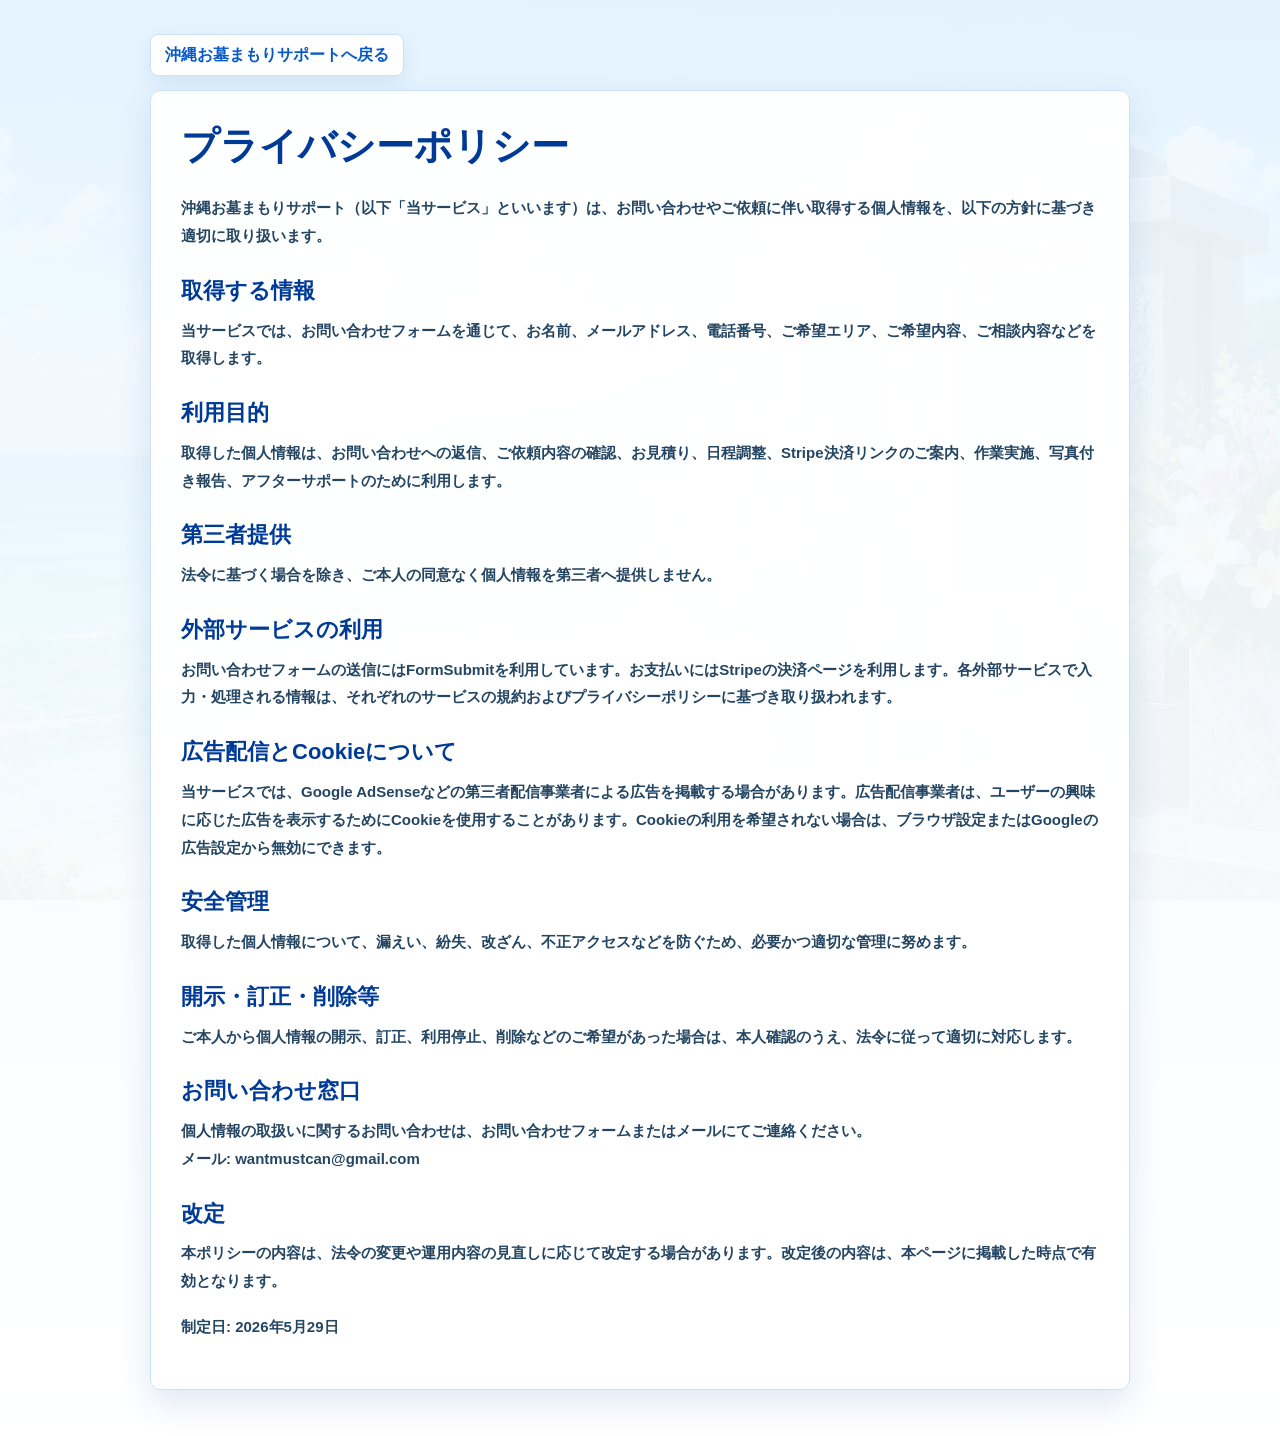
<file: privacy.html>
<!doctype html>
<html lang="ja">
  <head>
    <meta charset="utf-8">
    <meta name="viewport" content="width=device-width, initial-scale=1">
    <meta name="robots" content="index,follow">
    <meta name="google-site-verification" content="g3qm3WI8N-qPYlgXqT0e49UScNgrvaZoYmMTZJv-dOM">
    <meta name="google-adsense-account" content="ca-pub-1561149688913458">
    <meta name="description" content="沖縄お墓まもりサポートのプライバシーポリシーです。お問い合わせフォームで取得する個人情報の利用目的、管理、第三者提供などについて記載しています。">
    <title>プライバシーポリシー｜沖縄お墓まもりサポート</title>
    <link rel="canonical" href="https://aivia-ai.github.io/okinawa-grave-care-lp/privacy.html">
    <link rel="icon" href="assets/favicon.svg" type="image/svg+xml">
    <link rel="stylesheet" href="styles.css">
    <script async src="https://pagead2.googlesyndication.com/pagead/js/adsbygoogle.js?client=ca-pub-1561149688913458" crossorigin="anonymous"></script>
  </head>
  <body class="policy-page">
    <main class="policy-main">
      <a class="policy-back" href="./">沖縄お墓まもりサポートへ戻る</a>
      <article class="policy-document">
        <h1>プライバシーポリシー</h1>
        <p>沖縄お墓まもりサポート（以下「当サービス」といいます）は、お問い合わせやご依頼に伴い取得する個人情報を、以下の方針に基づき適切に取り扱います。</p>

        <h2>取得する情報</h2>
        <p>当サービスでは、お問い合わせフォームを通じて、お名前、メールアドレス、電話番号、ご希望エリア、ご希望内容、ご相談内容などを取得します。</p>

        <h2>利用目的</h2>
        <p>取得した個人情報は、お問い合わせへの返信、ご依頼内容の確認、お見積り、日程調整、Stripe決済リンクのご案内、作業実施、写真付き報告、アフターサポートのために利用します。</p>

        <h2>第三者提供</h2>
        <p>法令に基づく場合を除き、ご本人の同意なく個人情報を第三者へ提供しません。</p>

        <h2>外部サービスの利用</h2>
        <p>お問い合わせフォームの送信にはFormSubmitを利用しています。お支払いにはStripeの決済ページを利用します。各外部サービスで入力・処理される情報は、それぞれのサービスの規約およびプライバシーポリシーに基づき取り扱われます。</p>

        <h2>広告配信とCookieについて</h2>
        <p>当サービスでは、Google AdSenseなどの第三者配信事業者による広告を掲載する場合があります。広告配信事業者は、ユーザーの興味に応じた広告を表示するためにCookieを使用することがあります。Cookieの利用を希望されない場合は、ブラウザ設定またはGoogleの広告設定から無効にできます。</p>

        <h2>安全管理</h2>
        <p>取得した個人情報について、漏えい、紛失、改ざん、不正アクセスなどを防ぐため、必要かつ適切な管理に努めます。</p>

        <h2>開示・訂正・削除等</h2>
        <p>ご本人から個人情報の開示、訂正、利用停止、削除などのご希望があった場合は、本人確認のうえ、法令に従って適切に対応します。</p>

        <h2>お問い合わせ窓口</h2>
        <p>個人情報の取扱いに関するお問い合わせは、お問い合わせフォームまたはメールにてご連絡ください。<br>メール: wantmustcan@gmail.com</p>

        <h2>改定</h2>
        <p>本ポリシーの内容は、法令の変更や運用内容の見直しに応じて改定する場合があります。改定後の内容は、本ページに掲載した時点で有効となります。</p>

        <p class="policy-note">制定日: 2026年5月29日</p>
      </article>
    </main>
  </body>
</html>
</file>
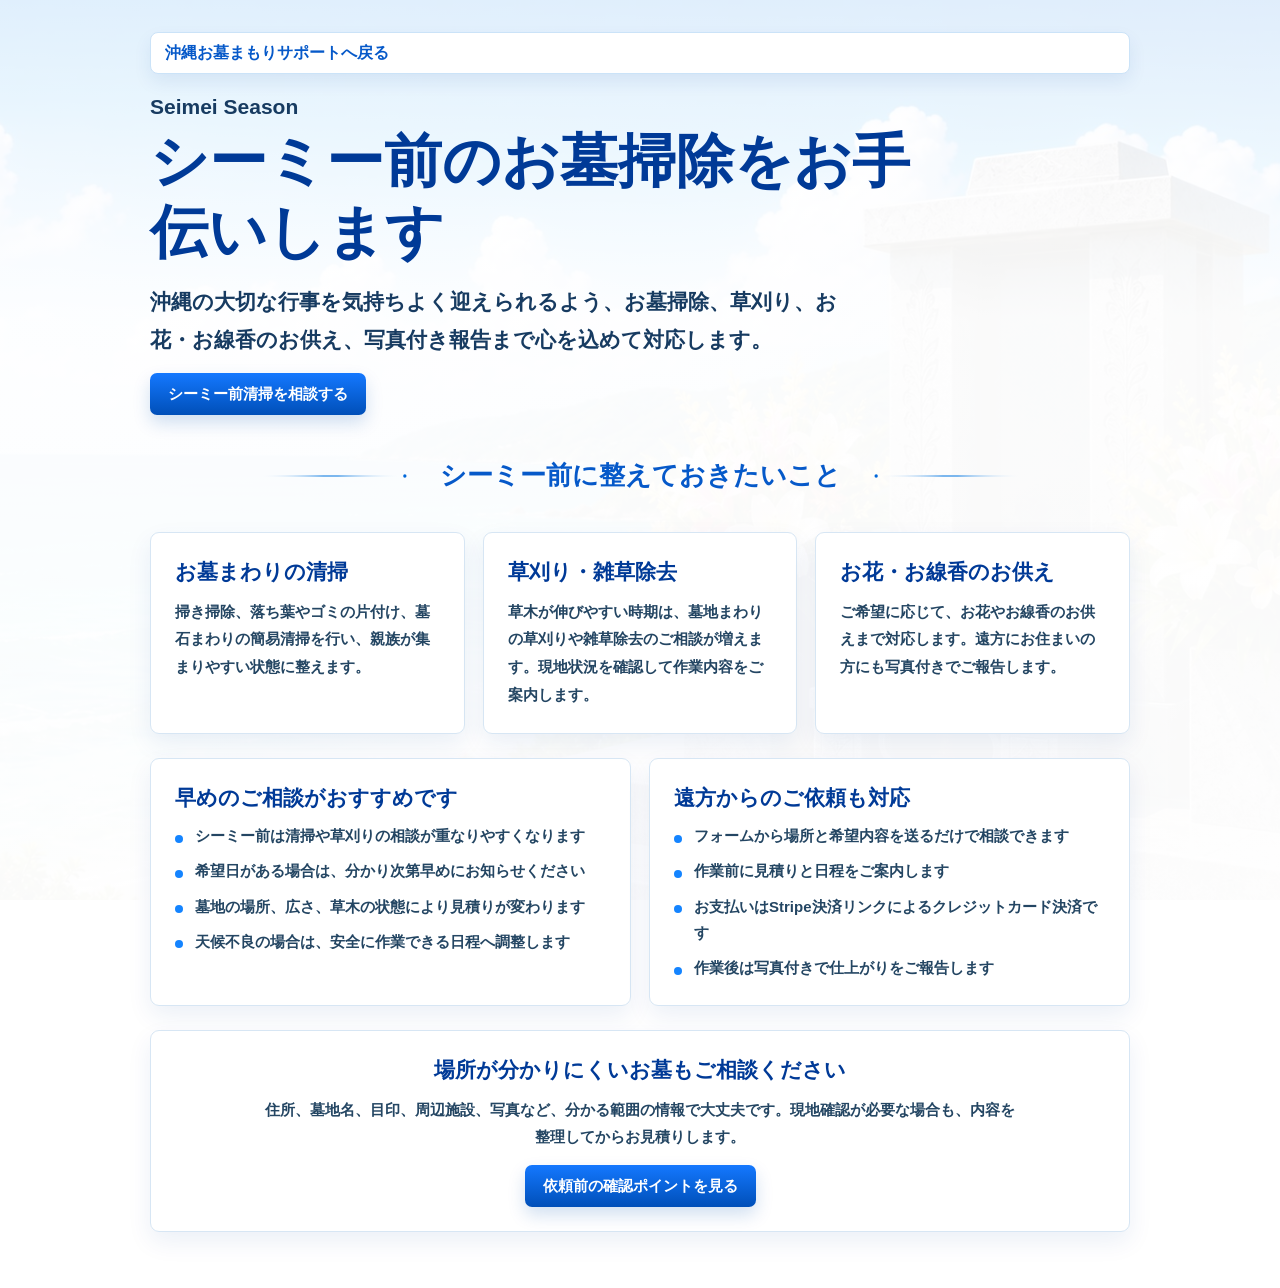
<file: seimei.html>
<!doctype html>
<html lang="ja">
  <head>
    <meta charset="utf-8">
    <meta name="viewport" content="width=device-width, initial-scale=1">
    <meta name="description" content="沖縄のシーミー前のお墓掃除・草刈り・お花のお供え代行なら沖縄お墓まもりサポート。遠方からのご依頼、写真付き報告、事前見積りに対応します。">
    <meta name="robots" content="index,follow,max-image-preview:large">
    <meta name="theme-color" content="#0659c9">
    <meta name="google-site-verification" content="g3qm3WI8N-qPYlgXqT0e49UScNgrvaZoYmMTZJv-dOM">
    <meta name="google-adsense-account" content="ca-pub-1561149688913458">
    <meta property="og:locale" content="ja_JP">
    <meta property="og:type" content="article">
    <meta property="og:url" content="https://aivia-ai.github.io/okinawa-grave-care-lp/seimei.html">
    <meta property="og:site_name" content="沖縄お墓まもりサポート">
    <meta property="og:title" content="シーミー前のお墓掃除｜沖縄のお墓清掃・お供え代行">
    <meta property="og:description" content="シーミー前にお墓をきれいに整えたい方へ。お墓掃除、草刈り、お花・お線香のお供え、写真付き報告までご相談ください。">
    <meta property="og:image" content="https://aivia-ai.github.io/okinawa-grave-care-lp/assets/hero-okinawa-grave.png">
    <meta property="og:image:alt" content="沖縄のシーミー前のお墓掃除・お墓清掃代行">
    <meta name="twitter:card" content="summary_large_image">
    <title>シーミー前のお墓掃除｜沖縄のお墓清掃・お供え代行</title>
    <link rel="canonical" href="https://aivia-ai.github.io/okinawa-grave-care-lp/seimei.html">
    <link rel="icon" href="assets/favicon.svg" type="image/svg+xml">
    <link rel="stylesheet" href="styles.css">
    <script async src="https://pagead2.googlesyndication.com/pagead/js/adsbygoogle.js?client=ca-pub-1561149688913458" crossorigin="anonymous"></script>
    <script type="application/ld+json">
      {
        "@context": "https://schema.org",
        "@graph": [
          {
            "@type": "Article",
            "@id": "https://aivia-ai.github.io/okinawa-grave-care-lp/seimei.html#article",
            "headline": "沖縄のシーミー前のお墓掃除・お墓清掃代行",
            "description": "沖縄のシーミー前のお墓掃除・草刈り・お花のお供え代行なら沖縄お墓まもりサポート。遠方からのご依頼、写真付き報告、事前見積りに対応します。",
            "author": {
              "@type": "Organization",
              "name": "沖縄お墓まもりサポート"
            },
            "publisher": {
              "@type": "Organization",
              "name": "沖縄お墓まもりサポート"
            },
            "mainEntityOfPage": {
              "@id": "https://aivia-ai.github.io/okinawa-grave-care-lp/seimei.html#webpage"
            },
            "image": "https://aivia-ai.github.io/okinawa-grave-care-lp/assets/hero-okinawa-grave.png",
            "datePublished": "2026-05-29",
            "dateModified": "2026-05-30",
            "inLanguage": "ja"
          },
          {
            "@type": "WebPage",
            "@id": "https://aivia-ai.github.io/okinawa-grave-care-lp/seimei.html#webpage",
            "url": "https://aivia-ai.github.io/okinawa-grave-care-lp/seimei.html",
            "name": "シーミー前のお墓掃除｜沖縄のお墓清掃・お供え代行",
            "isPartOf": {
              "@id": "https://aivia-ai.github.io/okinawa-grave-care-lp/#website"
            },
            "inLanguage": "ja"
          },
          {
            "@type": "BreadcrumbList",
            "@id": "https://aivia-ai.github.io/okinawa-grave-care-lp/seimei.html#breadcrumb",
            "itemListElement": [
              {
                "@type": "ListItem",
                "position": 1,
                "name": "沖縄お墓まもりサポート",
                "item": "https://aivia-ai.github.io/okinawa-grave-care-lp/"
              },
              {
                "@type": "ListItem",
                "position": 2,
                "name": "シーミー前のお墓掃除",
                "item": "https://aivia-ai.github.io/okinawa-grave-care-lp/seimei.html"
              }
            ]
          }
        ]
      }
    </script>
  </head>
  <body class="area-page">
    <main>
      <section class="area-hero">
        <a class="policy-back" href="./">沖縄お墓まもりサポートへ戻る</a>
        <div>
          <p class="area-eyebrow">Seimei Season</p>
          <h1>シーミー前のお墓掃除をお手伝いします</h1>
          <p>沖縄の大切な行事を気持ちよく迎えられるよう、お墓掃除、草刈り、お花・お線香のお供え、写真付き報告まで心を込めて対応します。</p>
          <a class="area-primary-link" href="./#contact-form">シーミー前清掃を相談する</a>
        </div>
      </section>

      <section class="area-main" aria-labelledby="seimei-heading">
        <h2 class="section-title" id="seimei-heading">シーミー前に整えておきたいこと</h2>
        <div class="area-card-grid">
          <article>
            <h3>お墓まわりの清掃</h3>
            <p>掃き掃除、落ち葉やゴミの片付け、墓石まわりの簡易清掃を行い、親族が集まりやすい状態に整えます。</p>
          </article>
          <article>
            <h3>草刈り・雑草除去</h3>
            <p>草木が伸びやすい時期は、墓地まわりの草刈りや雑草除去のご相談が増えます。現地状況を確認して作業内容をご案内します。</p>
          </article>
          <article>
            <h3>お花・お線香のお供え</h3>
            <p>ご希望に応じて、お花やお線香のお供えまで対応します。遠方にお住まいの方にも写真付きでご報告します。</p>
          </article>
        </div>

        <div class="area-detail-grid">
          <section>
            <h2>早めのご相談がおすすめです</h2>
            <ul class="local-list">
              <li>シーミー前は清掃や草刈りの相談が重なりやすくなります</li>
              <li>希望日がある場合は、分かり次第早めにお知らせください</li>
              <li>墓地の場所、広さ、草木の状態により見積りが変わります</li>
              <li>天候不良の場合は、安全に作業できる日程へ調整します</li>
            </ul>
          </section>
          <section>
            <h2>遠方からのご依頼も対応</h2>
            <ul class="local-list">
              <li>フォームから場所と希望内容を送るだけで相談できます</li>
              <li>作業前に見積りと日程をご案内します</li>
              <li>お支払いはStripe決済リンクによるクレジットカード決済です</li>
              <li>作業後は写真付きで仕上がりをご報告します</li>
            </ul>
          </section>
        </div>

        <section class="area-note">
          <h2>場所が分かりにくいお墓もご相談ください</h2>
          <p>住所、墓地名、目印、周辺施設、写真など、分かる範囲の情報で大丈夫です。現地確認が必要な場合も、内容を整理してからお見積りします。</p>
          <a class="area-primary-link" href="guide.html">依頼前の確認ポイントを見る</a>
        </section>
      </section>
    </main>
  </body>
</html>
</file>
<file: styles.css>
:root {
  --blue: #0659c9;
  --deep-blue: #003a97;
  --sky: #eaf8ff;
  --line: #bfe0fb;
  --text: #111827;
  --green: #2faf55;
  --shadow: 0 18px 50px rgba(0, 70, 155, 0.14);
}

* {
  box-sizing: border-box;
}

html {
  scroll-behavior: smooth;
}

body {
  margin: 0;
  color: var(--text);
  font-family: "Yu Gothic", "Hiragino Kaku Gothic ProN", Meiryo, sans-serif;
  font-weight: 700;
  background:
    linear-gradient(180deg, rgba(227, 247, 255, 0.1), #fff 34%),
    #fff;
  overflow-x: hidden;
}

a {
  color: inherit;
  text-decoration: none;
}

.svg-sprite {
  position: absolute;
  width: 0;
  height: 0;
  overflow: hidden;
}

.ui-icon {
  --icon-size: 58px;
  display: inline-block;
  flex: 0 0 auto;
  width: var(--icon-size);
  height: var(--icon-size);
  background-image: var(--icon-url);
  background-position: center;
  background-repeat: no-repeat;
  background-size: contain;
  filter: brightness(0) saturate(100%) invert(27%) sepia(91%) saturate(2333%) hue-rotate(203deg) brightness(96%) contrast(101%);
}

.icon-phone { --icon-url: url("assets/icons/phone.svg"); }
.icon-mail { --icon-url: url("assets/icons/mail.svg"); }
.icon-broom { --icon-url: url("assets/icons/broom.svg"); }
.icon-flower { --icon-url: url("assets/icons/flower.svg"); }
.icon-camera { --icon-url: url("assets/icons/camera.svg"); }
.icon-clipboard { --icon-url: url("assets/icons/clipboard.svg"); }
.icon-home { --icon-url: url("assets/icons/home.svg"); }
.icon-person { --icon-url: url("assets/icons/person.svg"); }
.icon-sprout { --icon-url: url("assets/icons/sprout.svg"); }
.icon-group { --icon-url: url("assets/icons/group.svg"); }
.icon-heart-hands { --icon-url: url("assets/icons/heart-hands.svg"); }
.icon-grass { --icon-url: url("assets/icons/grass.svg"); }
.icon-incense { --icon-url: url("assets/icons/incense.svg"); }
.icon-map { --icon-url: url("assets/icons/map.svg"); }
.icon-person-heart { --icon-url: url("assets/icons/person-heart.svg"); }
.icon-calendar { --icon-url: url("assets/icons/calendar.svg"); }
.icon-report { --icon-url: url("assets/icons/report.svg"); }
.icon-arrow { --icon-url: url("assets/icons/arrow.svg"); }

.contact-card-mail .ui-icon,
.footer-contact .ui-icon {
  filter: brightness(0) invert(1);
}

.ui-icon.green {
  filter: brightness(0) saturate(100%) invert(53%) sepia(55%) saturate(693%) hue-rotate(83deg) brightness(89%) contrast(86%);
}

.hero {
  position: relative;
  min-height: 850px;
  overflow: hidden;
  background:
    linear-gradient(90deg, rgba(255, 255, 255, 0.58) 0%, rgba(255, 255, 255, 0.2) 38%, rgba(255, 255, 255, 0) 72%),
    linear-gradient(180deg, rgba(255, 255, 255, 0) 78%, rgba(255, 255, 255, 0.95) 100%),
    url("assets/hero-okinawa-grave.jpg") center top / cover no-repeat;
}

.hero::after {
  content: "";
  position: absolute;
  inset: auto 0 0;
  height: 210px;
  background: linear-gradient(180deg, rgba(255, 255, 255, 0), #fff 62%, #fff 100%);
  pointer-events: none;
}

.hero-contact {
  position: relative;
  z-index: 4;
  display: grid;
  grid-template-columns: minmax(0, 390px);
  gap: 16px;
  justify-content: end;
  width: min(1390px, calc(100% - 72px));
  margin: 22px auto 0;
}

.contact-card {
  display: flex;
  align-items: center;
  justify-content: center;
  min-width: 0;
  min-height: 112px;
  gap: 16px;
  border-radius: 9px;
  box-shadow: 0 4px 18px rgba(0, 62, 150, 0.25);
}

.contact-card-phone {
  color: var(--blue);
  background: rgba(255, 255, 255, 0.95);
  border: 1px solid rgba(255, 255, 255, 0.9);
}

.contact-card-mail {
  color: #fff;
  background: linear-gradient(180deg, #0865d8, #0049ac);
  border: 2px solid rgba(255, 255, 255, 0.88);
}

.contact-card span,
.footer-mail span {
  display: grid;
  min-width: 0;
  text-align: center;
  line-height: 1.25;
}

.contact-card small {
  color: #111;
  font-size: 15px;
  overflow-wrap: anywhere;
}

.contact-card strong {
  font-size: 38px;
  letter-spacing: 1px;
  overflow-wrap: anywhere;
}

.contact-card-mail strong {
  font-size: 23px;
  letter-spacing: 0;
  white-space: normal;
}

.contact-card em,
.footer-contact em {
  font-style: normal;
  font-size: 14px;
  overflow-wrap: anywhere;
}

.contact-icon {
  --icon-size: 48px;
  width: 48px;
  height: 48px;
}

.hero-inner {
  position: relative;
  z-index: 2;
  width: min(1390px, calc(100% - 72px));
  margin: 0 auto;
}

.hero-copy {
  width: min(670px, 55vw);
  padding-top: 38px;
  color: #003b98;
  text-shadow: 0 2px 6px rgba(255, 255, 255, 0.95);
}

.hero h1 {
  margin: 0;
  font-family: "Yu Mincho", "Hiragino Mincho ProN", "Times New Roman", serif;
  font-size: clamp(48px, 4.8vw, 78px);
  line-height: 1.24;
  letter-spacing: 0;
  font-weight: 800;
}

.hero-lead {
  margin: 34px 0 0;
  font-size: clamp(23px, 2vw, 31px);
  line-height: 1.5;
}

.hero-sub {
  margin: 26px 0 0;
  color: #003178;
  font-size: clamp(18px, 1.5vw, 23px);
  line-height: 1.85;
}

.hero-services {
  position: absolute;
  z-index: 4;
  left: max(58px, calc((100% - 1390px) / 2 + 40px));
  bottom: 6px;
  display: grid;
  grid-template-columns: repeat(4, 168px);
  gap: 28px;
}

.round-service {
  display: grid;
  place-items: center;
  width: 168px;
  height: 168px;
  color: #005ed7;
  text-align: center;
  background: #fff;
  border: 1px solid rgba(197, 224, 250, 0.95);
  border-radius: 999px;
  box-shadow: 0 16px 34px rgba(0, 72, 160, 0.2);
  transition: transform 180ms ease, box-shadow 180ms ease;
}

.round-service:hover {
  transform: translateY(-4px);
  box-shadow: 0 20px 40px rgba(0, 72, 160, 0.22);
}

.round-service .ui-icon {
  --icon-size: 56px;
  width: 56px;
  height: 56px;
  margin-top: 8px;
}

.round-service span {
  color: #101010;
  font-size: 16px;
  line-height: 1.5;
  overflow-wrap: anywhere;
}

.content-wrap {
  position: relative;
  z-index: 5;
  width: min(1350px, calc(100% - 72px));
  margin: 0 auto 0;
}

.panel {
  position: relative;
  margin: 14px 0;
  padding: 22px 32px 20px;
  background: rgba(255, 255, 255, 0.96);
  border: 1px solid var(--line);
  border-radius: 12px;
  box-shadow: 0 5px 18px rgba(0, 91, 191, 0.05);
}

.worry-panel {
  margin-top: -4px;
}

.worry-photo-grid {
  display: grid;
  grid-template-columns: repeat(5, minmax(0, 1fr));
  gap: 12px;
  min-width: 0;
}

.worry-card {
  display: grid;
  grid-template-rows: auto 1fr;
  min-width: 0;
  overflow: hidden;
  border: 1px solid #d7e6f4;
  border-radius: 8px;
  background: #fff;
  box-shadow: 0 10px 24px rgba(0, 76, 158, 0.07);
}

.worry-card img {
  display: block;
  width: 100%;
  aspect-ratio: 4 / 3;
  object-fit: cover;
}

.worry-card p {
  display: grid;
  align-content: center;
  min-height: 70px;
  margin: 0;
  padding: 10px 8px;
  color: var(--deep-blue);
  font-size: clamp(13px, 1vw, 16px);
  line-height: 1.55;
  text-align: center;
  overflow-wrap: anywhere;
}

.section-title {
  display: flex;
  align-items: center;
  justify-content: center;
  gap: 26px;
  margin: 0 0 16px;
  color: var(--blue);
  text-align: center;
  font-size: clamp(24px, 2vw, 31px);
  line-height: 1.3;
  letter-spacing: 0;
}

.section-title::before,
.section-title::after {
  content: "";
  width: min(160px, 17vw);
  height: 10px;
  background: url("assets/decor/title-divider.svg") center / contain no-repeat;
}

.section-title::after {
  transform: scaleX(-1);
}

.section-title.compact {
  margin-bottom: 4px;
}

.icon-grid {
  display: grid;
  align-items: stretch;
}

.icon-grid.five {
  grid-template-columns: repeat(5, 1fr);
}

.icon-grid.six {
  grid-template-columns: repeat(6, 1fr);
}

.icon-item {
  display: grid;
  align-content: center;
  justify-items: center;
  min-height: 98px;
  padding: 8px 16px 4px;
  text-align: center;
}

.icon-item + .icon-item {
  border-left: 1px solid #d7e6f4;
}

.icon-item .ui-icon {
  --icon-size: 52px;
  width: 52px;
  height: 52px;
  color: #0062dc;
}

.icon-item .green {
  color: var(--green);
}

.icon-item p {
  margin: 10px 0 0;
  font-size: clamp(14px, 1.15vw, 18px);
  line-height: 1.6;
  overflow-wrap: anywhere;
}

.service-photo-grid {
  display: grid;
  grid-template-columns: repeat(3, minmax(0, 1fr));
  gap: 18px;
  min-width: 0;
  max-width: 100%;
}

.service-card {
  display: grid;
  grid-template-rows: auto 1fr;
  min-width: 0;
  max-width: 100%;
  overflow: hidden;
  border: 1px solid #d7e6f4;
  border-radius: 8px;
  background: #fff;
  box-shadow: 0 12px 28px rgba(0, 76, 158, 0.08);
}

.service-card img {
  display: block;
  width: 100%;
  aspect-ratio: 4 / 3;
  object-fit: cover;
}

.service-card div {
  padding: 16px 16px 18px;
}

.service-card h3 {
  margin: 0 0 8px;
  color: var(--deep-blue);
  font-size: clamp(17px, 1.35vw, 21px);
  line-height: 1.35;
  overflow-wrap: anywhere;
}

.service-card p {
  margin: 0;
  color: var(--text);
  font-size: 14px;
  line-height: 1.75;
  overflow-wrap: anywhere;
}

.support-link-row {
  display: flex;
  flex-wrap: wrap;
  justify-content: center;
  gap: 10px;
  margin-top: 18px;
}

.support-link-row a {
  display: inline-flex;
  align-items: center;
  justify-content: center;
  min-height: 42px;
  padding: 9px 16px;
  border: 1px solid #b9dcf7;
  border-radius: 8px;
  color: var(--deep-blue);
  background: #f8fcff;
  font-size: 14px;
  line-height: 1.35;
}

.text-link {
  color: var(--deep-blue);
  text-decoration: underline;
  text-underline-offset: 3px;
}

.plans-section {
  margin: 6px 0 16px;
}

.price-note {
  margin: 0 0 7px;
  color: #8b8b8b;
  text-align: center;
  font-size: 13px;
}

.price-grid {
  display: grid;
  grid-template-columns: repeat(4, 1fr);
  gap: 14px;
}

.price-card {
  overflow: hidden;
  min-height: 142px;
  text-align: center;
  background: #fff;
  border: 1px solid #aed4f4;
  border-radius: 7px;
  box-shadow: 0 5px 14px rgba(0, 70, 155, 0.07);
}

.price-card h3 {
  margin: 0;
  padding: 7px 10px;
  color: #fff;
  font-size: 17px;
  line-height: 1.2;
  background: linear-gradient(180deg, #075fcd, #0047a9);
}

.price {
  display: flex;
  align-items: baseline;
  justify-content: center;
  gap: 6px;
  margin: 9px 0 6px;
  color: #111;
  font-size: 19px;
  line-height: 1;
}

.price span {
  color: var(--blue);
  font-size: 17px;
}

.price strong {
  font-size: clamp(30px, 2.55vw, 39px);
  letter-spacing: 0;
}

.price-card > p:not(.price) {
  margin: 0;
  padding: 0 10px 14px;
  font-size: 15px;
  line-height: 1.65;
  overflow-wrap: anywhere;
}

.payment-panel {
  margin: 16px 0 16px;
  padding-top: 18px;
}

.payment-lead {
  display: grid;
  grid-template-columns: 70px minmax(0, 1fr);
  align-items: center;
  gap: 16px;
  padding: 16px 20px;
  background: linear-gradient(180deg, #ffffff 0%, #f5fbff 100%);
  border: 1px solid #cbe3f8;
  border-radius: 8px;
  box-shadow: 0 8px 18px rgba(0, 83, 180, 0.07);
}

.payment-lead .ui-icon {
  justify-self: center;
  --icon-size: 50px;
  width: 58px;
  height: 58px;
  color: #0062dc;
}

.payment-lead h3 {
  margin: 0 0 5px;
  color: var(--deep-blue);
  font-size: clamp(18px, 1.8vw, 24px);
  line-height: 1.35;
}

.payment-lead p {
  margin: 0;
  color: #244663;
  font-size: clamp(14px, 1.08vw, 17px);
  line-height: 1.75;
}

.payment-steps {
  display: grid;
  grid-template-columns: repeat(3, minmax(0, 1fr));
  gap: 12px;
  margin-top: 12px;
}

.payment-steps article {
  position: relative;
  min-height: 116px;
  padding: 17px 16px 14px 54px;
  background: #fff;
  border: 1px solid #d7e6f4;
  border-radius: 8px;
  box-shadow: 0 5px 14px rgba(0, 70, 155, 0.06);
}

.payment-steps b {
  position: absolute;
  top: 18px;
  left: 17px;
  display: grid;
  place-items: center;
  width: 26px;
  height: 26px;
  color: #fff;
  font-size: 14px;
  line-height: 1;
  background: linear-gradient(180deg, #1478ff, #004fb8);
  border-radius: 999px;
}

.payment-steps h3 {
  margin: 0 0 6px;
  color: var(--deep-blue);
  font-size: 17px;
  line-height: 1.35;
}

.payment-steps p {
  margin: 0;
  color: #263f58;
  font-size: 14px;
  line-height: 1.65;
  overflow-wrap: anywhere;
}

.seo-text-panel {
  padding-top: 18px;
}

.seo-text-grid {
  display: grid;
  grid-template-columns: repeat(2, minmax(0, 1fr));
  gap: 18px;
}

.seo-text-grid p {
  margin: 0;
  color: #244663;
  font-size: clamp(14px, 1.08vw, 17px);
  line-height: 1.85;
}

.seo-text-grid strong {
  color: var(--deep-blue);
}

.local-panel {
  padding-top: 18px;
}

.local-columns {
  display: grid;
  grid-template-columns: minmax(0, 1fr) minmax(0, 1fr);
  gap: 28px;
}

.local-columns > div + div {
  padding-left: 28px;
  border-left: 1px solid #d7e6f4;
}

.local-columns h3 {
  margin: 0 0 10px;
  color: var(--deep-blue);
  font-size: 19px;
  line-height: 1.45;
}

.local-columns p {
  margin: 0;
  color: #244663;
  font-size: 15px;
  line-height: 1.85;
}

.local-columns p + p {
  margin-top: 10px;
}

.area-line {
  color: #0659c9;
  font-weight: 700;
}

.area-more-link,
.area-primary-link {
  display: inline-flex;
  align-items: center;
  justify-content: center;
  min-height: 42px;
  margin-top: 14px;
  padding: 10px 18px;
  color: #fff;
  font-size: 15px;
  font-weight: 700;
  line-height: 1.35;
  text-decoration: none;
  background: linear-gradient(180deg, #1478ff, #004fb8);
  border-radius: 7px;
  box-shadow: 0 8px 17px rgba(0, 83, 180, 0.18);
}

.local-list {
  display: grid;
  gap: 9px;
  margin: 0;
  padding: 0;
  color: #244663;
  font-size: 15px;
  line-height: 1.75;
  list-style: none;
}

.local-list li {
  position: relative;
  padding-left: 20px;
}

.local-list li::before {
  position: absolute;
  top: 0.78em;
  left: 0;
  width: 8px;
  height: 8px;
  background: #1484ff;
  border-radius: 50%;
  content: "";
}

.reason-panel {
  overflow: hidden;
  padding-top: 18px;
}

.reason-panel .section-title {
  position: relative;
  z-index: 2;
}

.reason-panel .icon-grid {
  position: relative;
  z-index: 2;
}

.flower-corner {
  position: absolute;
  z-index: 0;
  top: 4px;
  width: 108px;
  height: 78px;
  border-radius: 8px;
  opacity: 0.82;
  filter: saturate(1.05);
  pointer-events: none;
}

.flower-left {
  left: 2px;
  background: url("assets/decor/flower-left.svg") center / contain no-repeat;
}

.flower-right {
  right: 4px;
  background: url("assets/decor/flower-right.svg") center / contain no-repeat;
}

.flow-panel {
  margin-top: 14px;
}

.flow-list {
  display: grid;
  grid-template-columns: minmax(0, 1fr) 28px minmax(0, 1fr) 28px minmax(0, 1fr) 28px minmax(0, 1fr) 28px minmax(0, 1fr);
  align-items: stretch;
  gap: 10px;
}

.flow-step {
  position: relative;
  display: grid;
  align-content: start;
  justify-items: center;
  min-width: 0;
  min-height: 252px;
  padding: 9px 9px 14px;
  text-align: center;
  background: linear-gradient(180deg, #ffffff 0%, #f7fbff 100%);
  border: 1px solid #d7e6f4;
  border-radius: 10px;
  box-shadow: 0 8px 18px rgba(0, 83, 180, 0.08);
  overflow: hidden;
}

.flow-step + .flow-step {
  border-left: 1px solid #d7e6f4;
}

.flow-step b {
  position: absolute;
  top: 12px;
  left: 13px;
  z-index: 2;
  display: grid;
  place-items: center;
  width: 32px;
  height: 32px;
  color: #fff;
  font-size: 14px;
  line-height: 1;
  background: linear-gradient(180deg, #1478ff, #004fb8);
  border: 2px solid #fff;
  border-radius: 999px;
  box-shadow: 0 4px 8px rgba(0, 72, 168, 0.2);
}

.flow-step img {
  display: block;
  justify-self: center;
  width: 100%;
  aspect-ratio: 640 / 420;
  object-fit: cover;
  margin-bottom: 10px;
  border-radius: 8px;
}

.flow-step h3 {
  width: 100%;
  margin: 0 0 6px;
  color: var(--deep-blue);
  font-size: 16px;
  line-height: 1.35;
  letter-spacing: 0;
}

.flow-step p {
  width: 100%;
  max-width: 17em;
  margin: 0;
  font-size: 13px;
  line-height: 1.65;
  text-align: center;
  overflow-wrap: anywhere;
  word-break: normal;
}

.flow-arrow {
  align-self: center;
  --icon-size: 28px;
  width: 28px;
  height: 28px;
  color: #0062dc;
}

.faq-cta-grid {
  display: grid;
  grid-template-columns: 1fr 1fr;
  gap: 22px;
  margin: 14px 0 14px;
}

.faq-block {
  min-width: 0;
}

.faq-list {
  display: grid;
  gap: 7px;
}

details {
  background: #fff;
  border: 1px solid #d9e7f4;
  border-radius: 7px;
  box-shadow: 0 4px 13px rgba(0, 70, 155, 0.05);
}

summary {
  position: relative;
  display: flex;
  align-items: center;
  gap: 10px;
  min-height: 42px;
  padding: 8px 52px 8px 14px;
  color: #242424;
  font-size: 15px;
  line-height: 1.35;
  cursor: pointer;
  list-style: none;
  overflow-wrap: anywhere;
}

summary::-webkit-details-marker {
  display: none;
}

summary span {
  display: grid;
  flex: 0 0 auto;
  place-items: center;
  width: 26px;
  height: 26px;
  color: #fff;
  font-size: 14px;
  background: var(--blue);
  border-radius: 5px;
}

summary::after {
  content: "+";
  position: absolute;
  right: 18px;
  top: 50%;
  color: var(--blue);
  font-size: 27px;
  line-height: 1;
  transform: translateY(-54%);
}

details[open] summary::after {
  content: "-";
}

details p {
  margin: 0;
  padding: 0 18px 16px 50px;
  color: #35506c;
  font-weight: 600;
  font-size: 14px;
  line-height: 1.7;
}

.contact-form-panel {
  margin-bottom: 18px;
  padding-bottom: 28px;
}

.contact-form {
  display: grid;
  gap: 16px;
}

.hidden-field {
  position: absolute;
  left: -9999px;
  width: 1px;
  height: 1px;
  opacity: 0;
  pointer-events: none;
}

.form-grid {
  display: grid;
  grid-template-columns: repeat(2, minmax(0, 1fr));
  gap: 14px 18px;
}

.contact-form label {
  display: grid;
  gap: 7px;
  min-width: 0;
  color: var(--deep-blue);
  font-size: 15px;
  line-height: 1.3;
}

.contact-form input,
.contact-form select,
.contact-form textarea {
  width: 100%;
  min-width: 0;
  border: 1px solid #c5e1f8;
  border-radius: 7px;
  padding: 12px 13px;
  color: #111827;
  font: 700 16px/1.45 "Yu Gothic", "Hiragino Kaku Gothic ProN", Meiryo, sans-serif;
  background: #fff;
  box-shadow: inset 0 1px 3px rgba(0, 70, 155, 0.05);
}

.contact-form textarea {
  resize: vertical;
}

.contact-form input:focus,
.contact-form select:focus,
.contact-form textarea:focus {
  outline: 3px solid rgba(0, 102, 220, 0.16);
  border-color: #0062dc;
}

.contact-form .full {
  grid-column: 1 / -1;
}

.form-actions {
  display: flex;
  flex-wrap: wrap;
  gap: 14px;
  align-items: center;
  justify-content: center;
  padding-top: 2px;
}

.form-actions a,
.form-actions button {
  display: inline-flex;
  align-items: center;
  justify-content: center;
  gap: 10px;
  min-height: 54px;
  border-radius: 8px;
  font: 800 18px/1.2 "Yu Gothic", "Hiragino Kaku Gothic ProN", Meiryo, sans-serif;
}

.form-phone {
  min-width: 245px;
  padding: 10px 20px;
  color: var(--blue);
  background: #fff;
  border: 1px solid #b8dcf8;
}

.form-actions button {
  min-width: 260px;
  padding: 10px 24px;
  color: #fff;
  cursor: pointer;
  background: linear-gradient(180deg, #0865d8, #0049ac);
  border: 2px solid #fff;
  box-shadow: 0 8px 20px rgba(0, 73, 172, 0.22);
}

.form-actions button:disabled {
  cursor: wait;
  opacity: 0.72;
}

.form-actions .ui-icon {
  --icon-size: 28px;
  width: 28px;
  height: 28px;
}

.form-actions button .ui-icon {
  filter: brightness(0) invert(1);
}

.form-privacy {
  margin: -4px 0 0;
  color: #35506c;
  text-align: center;
  font-size: 13px;
  line-height: 1.6;
}

.form-privacy a {
  color: var(--blue);
  text-decoration: underline;
  text-underline-offset: 3px;
}

.form-status {
  display: grid;
  gap: 4px;
  padding: 14px 16px;
  border-radius: 8px;
  font-size: 15px;
  line-height: 1.6;
}

.form-status[hidden] {
  display: none;
}

.form-status strong {
  font-size: 17px;
}

.form-status-success {
  color: #075728;
  background: #ecfff4;
  border: 1px solid #9ee6ba;
}

.form-status-error {
  color: #8a1a1a;
  background: #fff2f2;
  border: 1px solid #f2b6b6;
}

.image-cta {
  min-height: 220px;
  overflow: hidden;
  display: flex;
  align-items: center;
  padding: 32px 38px;
  border-radius: 10px;
  border: 1px solid #c5e1f8;
  background:
    linear-gradient(90deg, rgba(255, 255, 255, 0.92) 0%, rgba(255, 255, 255, 0.78) 52%, rgba(255, 255, 255, 0.08) 100%),
    url("assets/cta-okinawa-flowers.jpg") center / cover no-repeat;
  box-shadow: 0 12px 30px rgba(0, 70, 155, 0.11);
}

.image-cta h2 {
  margin: 0 0 22px;
  color: var(--blue);
  font-size: clamp(26px, 2.3vw, 34px);
  line-height: 1.45;
}

.image-cta p {
  margin: 0;
  font-size: clamp(20px, 1.7vw, 28px);
  line-height: 1.5;
}

.footer-contact {
  position: relative;
  overflow: hidden;
  padding: 12px 0 14px;
  color: #fff;
  background:
    linear-gradient(90deg, rgba(0, 61, 163, 0.92), rgba(0, 108, 207, 0.95), rgba(0, 61, 163, 0.92)),
    url("assets/cta-okinawa-flowers.jpg") center 82% / cover no-repeat;
}

.footer-contact::before,
.footer-contact::after {
  content: "";
  position: absolute;
  bottom: -34px;
  width: 265px;
  height: 158px;
  background: url("assets/cta-okinawa-flowers.jpg") bottom left / 620px auto no-repeat;
  opacity: 0.96;
}

.footer-contact::before {
  left: -20px;
}

.footer-contact::after {
  right: -20px;
  transform: scaleX(-1);
}

.footer-inner {
  position: relative;
  z-index: 2;
  display: grid;
  grid-template-columns: minmax(340px, 520px);
  gap: 28px;
  align-items: center;
  justify-content: center;
  width: min(980px, calc(100% - 48px));
  margin: 0 auto;
}

.footer-phone,
.footer-mail {
  display: flex;
  align-items: center;
  justify-content: center;
  min-width: 0;
  gap: 17px;
}

.footer-phone .ui-icon,
.footer-mail .ui-icon {
  --icon-size: 58px;
  width: 58px;
  height: 58px;
}

.footer-phone small {
  font-size: 15px;
}

.footer-phone strong {
  font-size: 38px;
  letter-spacing: 1px;
}

.footer-mail {
  min-height: 76px;
  padding: 12px 24px;
  border: 2px solid rgba(255, 255, 255, 0.85);
  border-radius: 8px;
  background: rgba(0, 67, 167, 0.55);
}

.footer-mail strong {
  font-size: 23px;
}

.legal-links {
  position: relative;
  z-index: 1;
  display: flex;
  flex-wrap: wrap;
  gap: 10px 18px;
  justify-content: center;
  width: min(1120px, calc(100% - 32px));
  margin: 14px auto 0;
  color: #fff;
  font-size: 13px;
  line-height: 1.5;
}

.legal-links a {
  color: #fff;
  text-decoration: underline;
  text-underline-offset: 3px;
}

.area-page {
  min-height: 100vh;
  color: #172a42;
  background:
    linear-gradient(180deg, rgba(255, 255, 255, 0.88), rgba(255, 255, 255, 0.98) 320px),
    url("assets/hero-okinawa-grave.jpg") center top / cover no-repeat fixed;
}

.area-hero,
.area-main {
  width: min(980px, calc(100% - 48px));
  margin: 0 auto;
}

.area-hero {
  display: grid;
  align-items: end;
  min-height: 430px;
  padding: 32px 0 44px;
}

.area-hero > div {
  max-width: 760px;
}

.area-eyebrow {
  margin: 0 0 10px;
  color: var(--blue);
  font-size: 14px;
  font-weight: 800;
  letter-spacing: 0;
}

.area-hero h1 {
  margin: 0 0 16px;
  color: var(--deep-blue);
  font-size: clamp(34px, 5vw, 58px);
  line-height: 1.22;
}

.area-hero p {
  max-width: 720px;
  margin: 0;
  color: #173b61;
  font-size: clamp(16px, 1.7vw, 21px);
  font-weight: 700;
  line-height: 1.8;
}

.area-main {
  display: grid;
  gap: 24px;
  padding: 0 0 56px;
}

.area-card-grid,
.area-detail-grid {
  display: grid;
  gap: 18px;
}

.area-card-grid {
  grid-template-columns: repeat(3, minmax(0, 1fr));
}

.area-card-grid article,
.area-detail-grid section,
.area-note {
  padding: 24px;
  background: rgba(255, 255, 255, 0.96);
  border: 1px solid #d7e6f4;
  border-radius: 9px;
  box-shadow: 0 10px 25px rgba(0, 70, 155, 0.08);
}

.area-card-grid h3,
.area-detail-grid h2,
.area-note h2 {
  margin: 0 0 10px;
  color: var(--deep-blue);
  font-size: 21px;
  line-height: 1.45;
}

.area-card-grid p,
.area-note p {
  margin: 0;
  color: #244663;
  font-size: 15px;
  line-height: 1.85;
}

.area-detail-grid {
  grid-template-columns: repeat(2, minmax(0, 1fr));
}

.area-note {
  text-align: center;
}

.area-note p {
  max-width: 760px;
  margin: 0 auto;
}

.policy-page {
  min-height: 100vh;
  background:
    linear-gradient(180deg, rgba(240, 249, 255, 0.95), rgba(255, 255, 255, 0.98)),
    url("assets/hero-okinawa-grave.jpg") center top / cover fixed no-repeat;
}

.policy-main {
  width: calc(100% - 28px);
  max-width: 980px;
  margin: 0 auto;
  padding: 34px 0 46px;
}

.policy-back {
  display: inline-flex;
  align-items: center;
  min-height: 42px;
  margin-bottom: 14px;
  padding: 8px 14px;
  color: var(--blue);
  font-weight: 800;
  background: #fff;
  border: 1px solid #cbe3f8;
  border-radius: 8px;
  box-shadow: 0 8px 18px rgba(0, 70, 155, 0.08);
}

.policy-document {
  width: 100%;
  overflow-wrap: anywhere;
  word-break: normal;
  line-break: strict;
  padding: 30px;
  background: rgba(255, 255, 255, 0.97);
  border: 1px solid #cbe3f8;
  border-radius: 10px;
  box-shadow: 0 14px 34px rgba(0, 70, 155, 0.12);
}

.policy-document h1 {
  margin: 0 0 22px;
  color: var(--deep-blue);
  font-size: clamp(26px, 3vw, 38px);
  line-height: 1.35;
}

.policy-document h2 {
  margin: 26px 0 10px;
  color: var(--deep-blue);
  font-size: 22px;
  line-height: 1.4;
}

.policy-document p {
  margin: 0 0 18px;
  color: #244663;
  font-size: 15px;
  line-height: 1.85;
}

.policy-table {
  width: 100%;
  border-collapse: collapse;
  overflow-wrap: anywhere;
}

.policy-table th,
.policy-table td {
  padding: 14px 16px;
  vertical-align: top;
  border: 1px solid #d7e6f4;
}

.policy-table th {
  width: 28%;
  color: var(--deep-blue);
  text-align: left;
  background: #f2f9ff;
}

.policy-table td {
  color: #263f58;
  background: #fff;
}

.policy-note {
  margin-top: 18px;
}

@media (max-width: 1120px) {
  .hero {
    min-height: 820px;
    background-position: 56% top;
  }

  .hero-contact {
    grid-template-columns: minmax(0, 390px);
    width: min(940px, calc(100% - 36px));
  }

  .contact-card strong {
    font-size: 30px;
  }

  .contact-card-mail strong {
    font-size: 19px;
  }

  .hero-inner,
  .content-wrap {
    width: min(940px, calc(100% - 36px));
  }

  .hero-copy {
    width: min(620px, 62%);
  }

  .hero-services {
    left: 28px;
    bottom: 10px;
    grid-template-columns: repeat(4, 140px);
    gap: 18px;
  }

  .round-service {
    width: 140px;
    height: 140px;
  }

  .round-service .ui-icon {
    --icon-size: 46px;
    width: 46px;
    height: 46px;
  }

  .icon-grid.six {
    grid-template-columns: repeat(3, 1fr);
  }

  .icon-grid.six .icon-item:nth-child(4) {
    border-left: 0;
  }

  .worry-photo-grid {
    grid-template-columns: repeat(3, minmax(0, 1fr));
  }

  .service-photo-grid {
    grid-template-columns: repeat(2, minmax(0, 1fr));
  }

  .price-grid {
    grid-template-columns: repeat(2, 1fr);
  }

  .payment-steps {
    grid-template-columns: 1fr;
  }

  .flow-list {
    grid-template-columns: 1fr;
  }

  .flow-arrow {
    justify-self: center;
    transform: rotate(90deg);
  }

  .flow-step {
    min-height: auto;
    padding: 12px 12px 20px;
  }
}

@media (max-width: 760px) {
  .hero {
    min-height: auto;
    padding-bottom: 32px;
    background:
      linear-gradient(180deg, rgba(255, 255, 255, 0.88) 0%, rgba(255, 255, 255, 0.52) 42%, rgba(255, 255, 255, 0.92) 100%),
    url("assets/hero-okinawa-grave.jpg") 64% top / cover no-repeat;
  }

  .hero-contact {
    grid-template-columns: minmax(0, 1fr);
    gap: 10px;
    width: calc(100% - 24px);
    margin-top: 12px;
  }

  .contact-card {
    min-height: 82px;
    gap: 10px;
  }

  .contact-icon {
    --icon-size: 36px;
    width: 36px;
    height: 36px;
  }

  .contact-card small {
    font-size: 12px;
  }

  .contact-card strong {
    font-size: 27px;
  }

  .contact-card-mail strong {
    font-size: 18px;
  }

  .contact-card em {
    font-size: 12px;
  }

  .hero-inner,
  .content-wrap {
    width: calc(100% - 24px);
  }

  .hero-copy {
    width: 100%;
    padding-top: 32px;
  }

  .hero h1 {
    font-size: 46px;
  }

  .hero-lead {
    margin-top: 20px;
    font-size: 22px;
  }

  .hero-sub {
    margin-top: 16px;
    font-size: 17px;
  }

  .hero-services {
    position: relative;
    left: auto;
    bottom: auto;
    width: calc(100% - 24px);
    margin: 250px auto 0;
    grid-template-columns: repeat(2, minmax(0, 1fr));
    gap: 12px;
  }

  .round-service {
    width: 100%;
    height: auto;
    min-height: 126px;
    border-radius: 12px;
  }

  .panel {
    margin: 18px 0;
    padding: 24px 12px 18px;
    border-radius: 9px;
  }

  .reason-panel {
    padding-top: 54px;
  }

  .reason-panel .section-title {
    margin-bottom: 16px;
  }

  .flower-corner {
    top: 8px;
    width: 74px;
    height: 54px;
    opacity: 0.78;
  }

  .seo-text-grid {
    grid-template-columns: 1fr;
    gap: 12px;
  }

  .local-columns {
    grid-template-columns: 1fr;
    gap: 18px;
  }

  .local-columns > div + div {
    padding-top: 18px;
    padding-left: 0;
    border-top: 1px solid #d7e6f4;
    border-left: 0;
  }

  .area-page {
    background:
      linear-gradient(180deg, rgba(255, 255, 255, 0.91), rgba(255, 255, 255, 0.98) 260px),
      url("assets/hero-okinawa-grave.jpg") center top / auto 330px no-repeat;
  }

  .area-hero,
  .area-main {
    width: min(100% - 28px, 980px);
  }

  .area-hero {
    min-height: 360px;
    padding: 22px 0 30px;
  }

  .area-card-grid,
  .area-detail-grid {
    grid-template-columns: 1fr;
  }

  .section-title {
    gap: 10px;
    margin-bottom: 18px;
    font-size: 22px;
  }

  .worry-panel .section-title {
    gap: 6px;
    font-size: 20px;
    white-space: nowrap;
  }

  .section-title::before,
  .section-title::after {
    width: 42px;
  }

  .worry-panel .section-title::before,
  .worry-panel .section-title::after {
    width: 24px;
  }

  .icon-grid.five,
  .icon-grid.six {
    grid-template-columns: repeat(2, minmax(0, 1fr));
  }

  .icon-item {
    min-height: 112px;
    padding: 8px;
  }

  .icon-item:nth-child(odd) {
    border-left: 0;
  }

  .icon-item p {
    font-size: 14px;
  }

  .worry-photo-grid {
    grid-template-columns: repeat(2, minmax(0, 1fr));
    width: min(100%, 330px);
    max-width: 100%;
    margin: 0 auto;
    gap: 8px;
  }

  .worry-card {
    grid-template-columns: 1fr;
    grid-template-rows: auto 1fr;
    min-height: 0;
  }

  .worry-card img {
    height: auto;
    aspect-ratio: 4 / 3;
  }

  .worry-card p {
    min-height: 58px;
    padding: 8px 6px;
    font-size: 13px;
    line-height: 1.45;
    text-align: center;
  }

  .service-photo-grid {
    grid-template-columns: 1fr;
    width: calc(100vw - 52px);
    max-width: 100%;
    margin: 0 auto;
    gap: 10px;
  }

  .service-card {
    grid-template-columns: 38% minmax(0, 1fr);
    grid-template-rows: 1fr;
    min-height: 132px;
  }

  .service-card img {
    height: 100%;
    aspect-ratio: auto;
  }

  .service-card div {
    align-self: center;
    padding: 10px 11px;
  }

  .service-card h3 {
    margin-bottom: 5px;
    font-size: 15px;
  }

  .service-card p {
    font-size: 12px;
    line-height: 1.65;
  }

  .support-link-row {
    display: grid;
    grid-template-columns: 1fr;
    width: min(100%, 330px);
    margin: 14px auto 0;
    gap: 8px;
  }

  .support-link-row a {
    min-height: 40px;
    font-size: 13px;
  }

  .price-grid,
  .faq-cta-grid,
  .footer-inner {
    grid-template-columns: minmax(0, 1fr);
  }

  .payment-lead {
    grid-template-columns: 1fr;
    justify-items: center;
    gap: 10px;
    padding: 16px 14px;
    text-align: center;
  }

  .payment-steps article {
    min-height: 0;
    padding: 15px 14px 14px 52px;
  }

  .form-grid {
    grid-template-columns: minmax(0, 1fr);
  }

  .price-card {
    min-height: auto;
  }

  .image-cta {
    min-height: 240px;
    padding: 30px 22px;
    background:
      linear-gradient(90deg, rgba(255, 255, 255, 0.94), rgba(255, 255, 255, 0.46)),
      url("assets/cta-okinawa-flowers.jpg") 58% center / cover no-repeat;
  }

  .footer-inner {
    width: calc(100% - 24px);
    gap: 12px;
  }

  .form-actions a,
  .form-actions button {
    width: 100%;
    min-width: 0;
  }

  .footer-phone strong {
    font-size: 32px;
  }

  .footer-phone .ui-icon,
  .footer-mail .ui-icon {
    --icon-size: 44px;
    width: 44px;
    height: 44px;
  }
}

@media (max-width: 640px) {
  .policy-main {
    width: 360px;
    max-width: calc(100% - 20px);
    margin-right: 10px;
    margin-left: 10px;
    padding: 20px 0 34px;
  }

  .policy-document {
    padding: 20px 14px;
  }

  .policy-table,
  .policy-table tbody,
  .policy-table tr,
  .policy-table th,
  .policy-table td {
    display: block;
    width: 100%;
  }

  .policy-table tr {
    border: 1px solid #d7e6f4;
  }

  .policy-table tr + tr {
    border-top: 0;
  }

  .policy-table th,
  .policy-table td {
    border: 0;
  }

  .policy-table th {
    padding-bottom: 6px;
  }

  .policy-table td {
    padding-top: 6px;
  }
}
</file>
